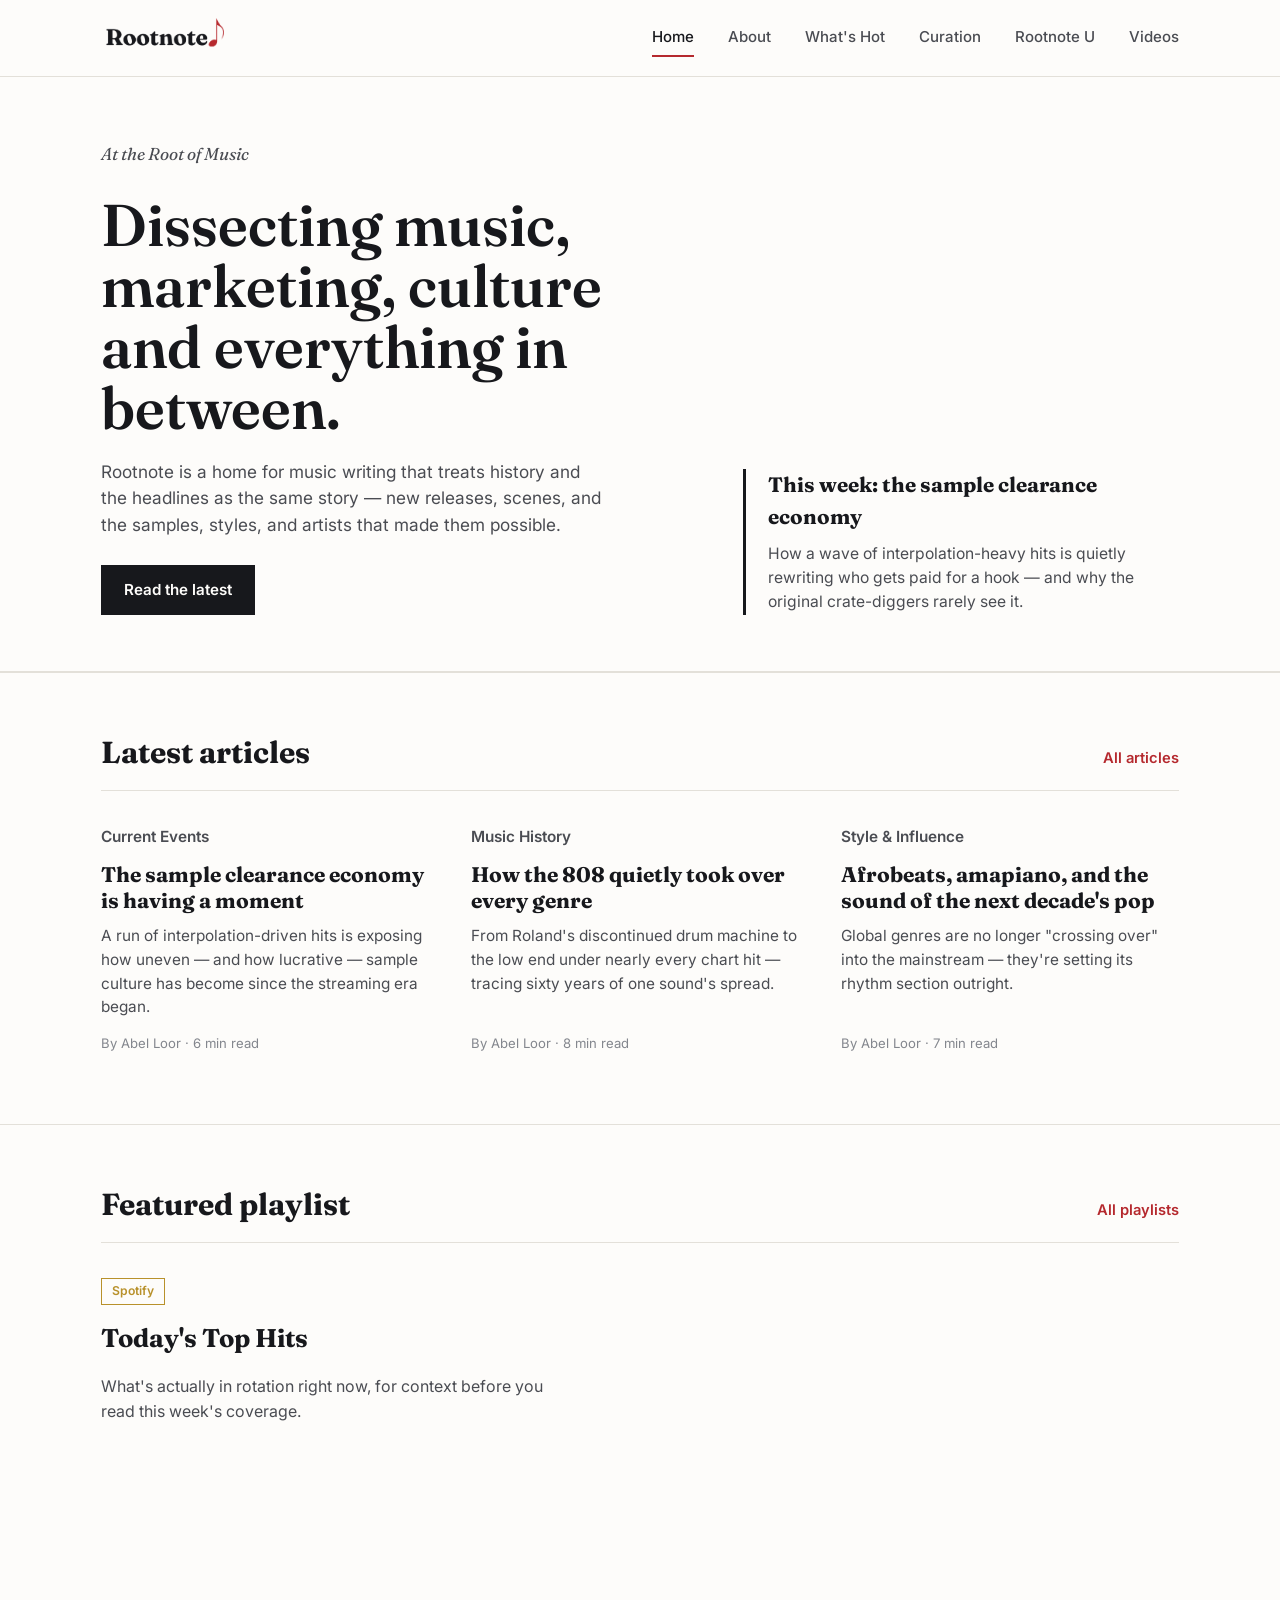
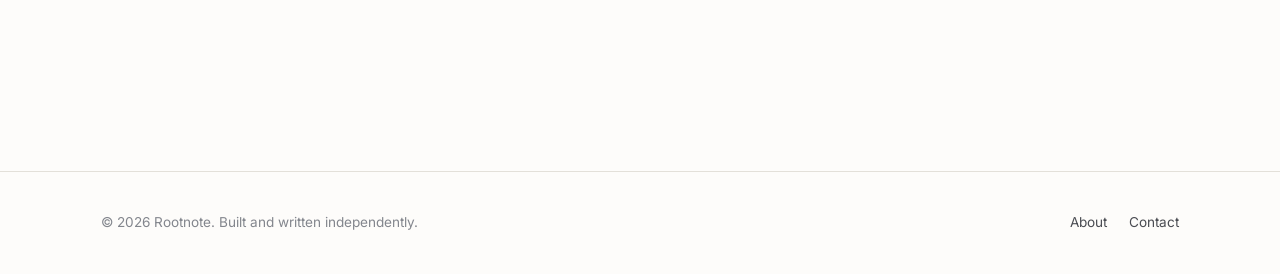
<file: index.html>
<!DOCTYPE html>
<html lang="en">
<head>
<meta charset="UTF-8">
<meta name="viewport" content="width=device-width, initial-scale=1.0">
<title>Rootnote — Music, History, and Culture</title>
<meta name="description" content="Rootnote covers current events in music, the pop culture around it, and the history, styles, and influences that built contemporary sound.">
<link rel="stylesheet" href="css/style.css">
</head>
<body>

<header class="site-header">
  <div class="wrap">
    <a href="index.html" class="wordmark"><img src="images/rootnote-logo.png" alt="Rootnote" class="logo-img"></a>
    <nav class="main-nav" id="main-nav">
      <a href="index.html" aria-current="page">Home</a>
      <a href="about.html">About</a>
      <a href="articles.html">What's Hot</a>
      <a href="playlists.html">Curation</a>
      <a href="rootnote-u.html">Rootnote U</a>
      <a href="videos.html">Videos</a>
    </nav>
    <button class="nav-toggle" aria-label="Toggle menu" aria-expanded="false">
      <svg width="24" height="24" viewBox="0 0 24 24" fill="none" stroke="currentColor" stroke-width="2"><path d="M3 6h18M3 12h18M3 18h18"/></svg>
    </button>
  </div>
</header>

<section class="hero">
  <div class="wrap">
    <div>
      <p class="hero-kicker">At the Root of Music</p>
      <h1>Dissecting music, marketing, culture and everything in between.</h1>
      <p>Rootnote is a home for music writing that treats history and the headlines as the same story — new releases, scenes, and the samples, styles, and artists that made them possible.</p>
      <a href="articles.html" class="btn btn-solid">Read the latest</a>
    </div>
    <div class="hero-meta">
      <h2>This week: the sample clearance economy</h2>
      <p>How a wave of interpolation-heavy hits is quietly rewriting who gets paid for a hook — and why the original crate-diggers rarely see it.</p>
    </div>
  </div>
</section>

<section>
  <div class="wrap">
    <div class="section-head">
      <h2>Latest articles</h2>
      <a href="articles.html">All articles</a>
    </div>
    <div class="article-grid">

      <article class="card">
        <p class="card-tag">Current Events</p>
        <h3><a class="card-title-link" href="article-sampling-economy.html">The sample clearance economy is having a moment</a></h3>
        <p>A run of interpolation-driven hits is exposing how uneven — and how lucrative — sample culture has become since the streaming era began.</p>
        <p class="byline">By Abel Loor · 6 min read</p>
      </article>

      <article class="card">
        <p class="card-tag">Music History</p>
        <h3><a class="card-title-link" href="article-sampling-economy.html">How the 808 quietly took over every genre</a></h3>
        <p>From Roland's discontinued drum machine to the low end under nearly every chart hit — tracing sixty years of one sound's spread.</p>
        <p class="byline">By Abel Loor · 8 min read</p>
      </article>

      <article class="card">
        <p class="card-tag">Style &amp; Influence</p>
        <h3><a class="card-title-link" href="article-sampling-economy.html">Afrobeats, amapiano, and the sound of the next decade's pop</a></h3>
        <p>Global genres are no longer "crossing over" into the mainstream — they're setting its rhythm section outright.</p>
        <p class="byline">By Abel Loor · 7 min read</p>
      </article>

    </div>
  </div>
</section>

<section>
  <div class="wrap">
    <div class="section-head">
      <h2>Featured playlist</h2>
      <a href="playlists.html">All playlists</a>
    </div>
    <div class="playlist-block" style="border:none; padding-top:0;">
      <div>
        <span class="playlist-source">Spotify</span>
        <h3>Today's Top Hits</h3>
        <p>What's actually in rotation right now, for context before you read this week's coverage.</p>
      </div>
      <div class="embed-wrap">
        <iframe style="border-radius:12px" src="https://open.spotify.com/embed/playlist/37i9dQZF1DXcBWIGoYBM5M?utm_source=generator" width="100%" height="352" allowfullscreen="" allow="autoplay; clipboard-write; encrypted-media; fullscreen; picture-in-picture" loading="lazy"></iframe>
      </div>
    </div>
  </div>
</section>

<footer class="site-footer">
  <div class="wrap">
    <p>&copy; 2026 Rootnote. Built and written independently.</p>
    <div class="footer-links">
      <a href="about.html">About</a>
      <a href="about.html#contact">Contact</a>
    </div>
  </div>
</footer>

<script src="js/main.js"></script>
</body>
</html>
</file>
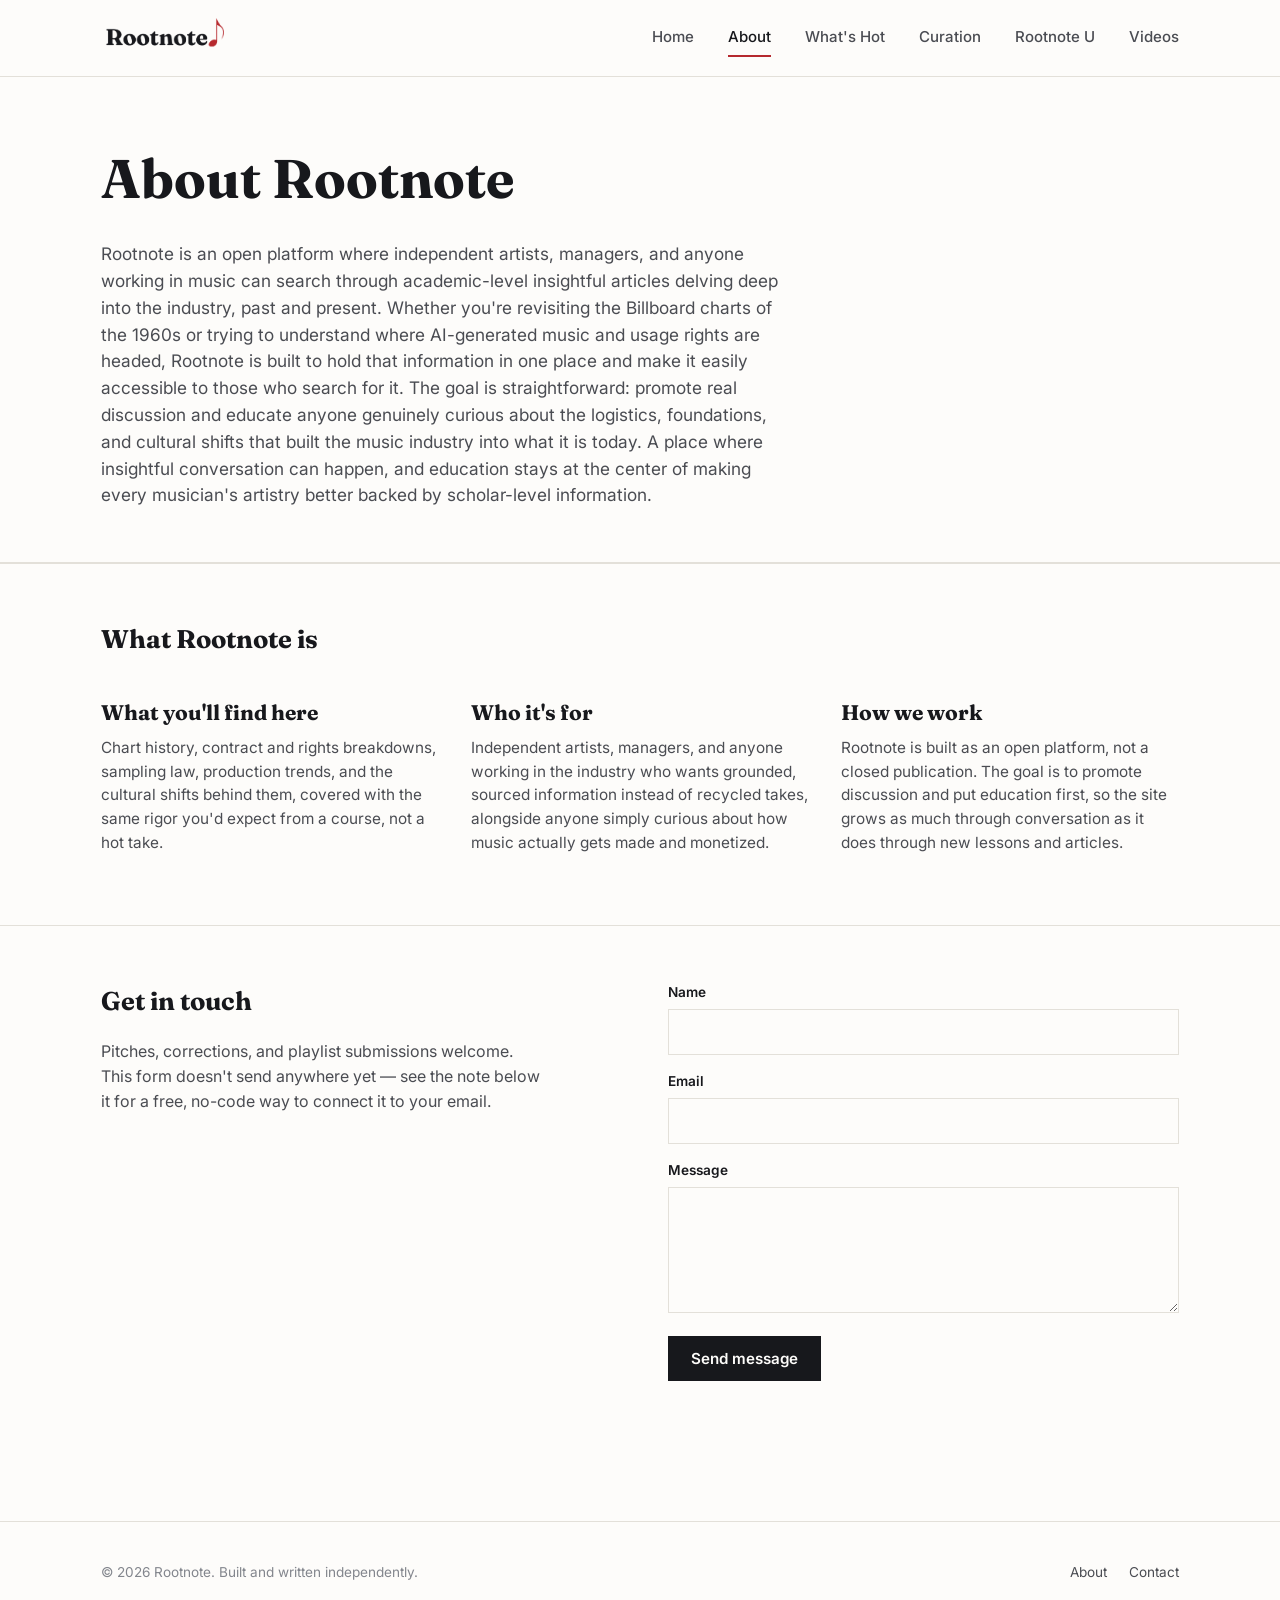
<file: about.html>
<!DOCTYPE html>
<html lang="en">
<head>
<meta charset="UTF-8">
<meta name="viewport" content="width=device-width, initial-scale=1.0">
<title>About — Rootnote</title>
<meta name="description" content="About Rootnote and how to get in touch.">
<link rel="stylesheet" href="css/style.css">
</head>
<body>

<header class="site-header">
  <div class="wrap">
    <a href="index.html" class="wordmark"><img src="images/rootnote-logo.png" alt="Rootnote" class="logo-img"></a>
    <nav class="main-nav" id="main-nav">
      <a href="index.html">Home</a>
      <a href="about.html" aria-current="page">About</a>
      <a href="articles.html">What's Hot</a>
      <a href="playlists.html">Curation</a>
      <a href="rootnote-u.html">Rootnote U</a>
      <a href="videos.html">Videos</a>
    </nav>
    <button class="nav-toggle" aria-label="Toggle menu" aria-expanded="false">
      <svg width="24" height="24" viewBox="0 0 24 24" fill="none" stroke="currentColor" stroke-width="2"><path d="M3 6h18M3 12h18M3 18h18"/></svg>
    </button>
  </div>
</header>

<section class="about-hero" style="padding-bottom:36px;">
  <div class="wrap">
    <h1>About Rootnote</h1>
    <p>Rootnote is an open platform where independent artists, managers, and anyone working in music can search through academic-level insightful articles delving deep into the industry, past and present. Whether you're revisiting the Billboard charts of the 1960s or trying to understand where AI-generated music and usage rights are headed, Rootnote is built to hold that information in one place and make it easily accessible to those who search for it. The goal is straightforward: promote real discussion and educate anyone genuinely curious about the logistics, foundations, and cultural shifts that built the music industry into what it is today. A place where insightful conversation can happen, and education stays at the center of making every musician's artistry better backed by scholar-level information.</p>
  </div>
</section>

<section>
  <div class="wrap">
    <div class="section-head" style="border:none; margin-bottom:26px;"><h2 style="font-size:1.6rem;">What Rootnote is</h2></div>
    <div class="article-grid">

      <div class="card">
        <h3>What you'll find here</h3>
        <p>Chart history, contract and rights breakdowns, sampling law, production trends, and the cultural shifts behind them, covered with the same rigor you'd expect from a course, not a hot take.</p>
      </div>

      <div class="card">
        <h3>Who it's for</h3>
        <p>Independent artists, managers, and anyone working in the industry who wants grounded, sourced information instead of recycled takes, alongside anyone simply curious about how music actually gets made and monetized.</p>
      </div>

      <div class="card">
        <h3>How we work</h3>
        <p>Rootnote is built as an open platform, not a closed publication. The goal is to promote discussion and put education first, so the site grows as much through conversation as it does through new lessons and articles.</p>
      </div>

    </div>
  </div>
</section>


<section id="contact">
  <div class="wrap" style="display:grid; grid-template-columns: 1fr 1fr; gap:56px;">
    <div>
      <div class="section-head" style="border:none; margin-bottom:18px; padding-bottom:0;">
        <h2 style="font-size:1.6rem;">Get in touch</h2>
      </div>
      <p style="color:var(--ink-soft); max-width:44ch;">Pitches, corrections, and playlist submissions welcome. This form doesn't send anywhere yet — see the note below it for a free, no-code way to connect it to your email.</p>
    </div>
    <form class="contact-form">
      <div>
        <label for="name">Name</label>
        <input type="text" id="name" name="name" required>
      </div>
      <div>
        <label for="email">Email</label>
        <input type="email" id="email" name="email" required>
      </div>
      <div>
        <label for="message">Message</label>
        <textarea id="message" name="message" rows="5" required></textarea>
      </div>
      <button type="submit" class="btn btn-solid" style="align-self:flex-start;">Send message</button>
      <p class="form-status" style="font-size:0.88rem; color:var(--ink-faint);"></p>
    </form>
  </div>
</section>

<footer class="site-footer">
  <div class="wrap">
    <p>&copy; 2026 Rootnote. Built and written independently.</p>
    <div class="footer-links">
      <a href="about.html">About</a>
      <a href="about.html#contact">Contact</a>
    </div>
  </div>
</footer>

<script src="js/main.js"></script>
</body>
</html>
</file>
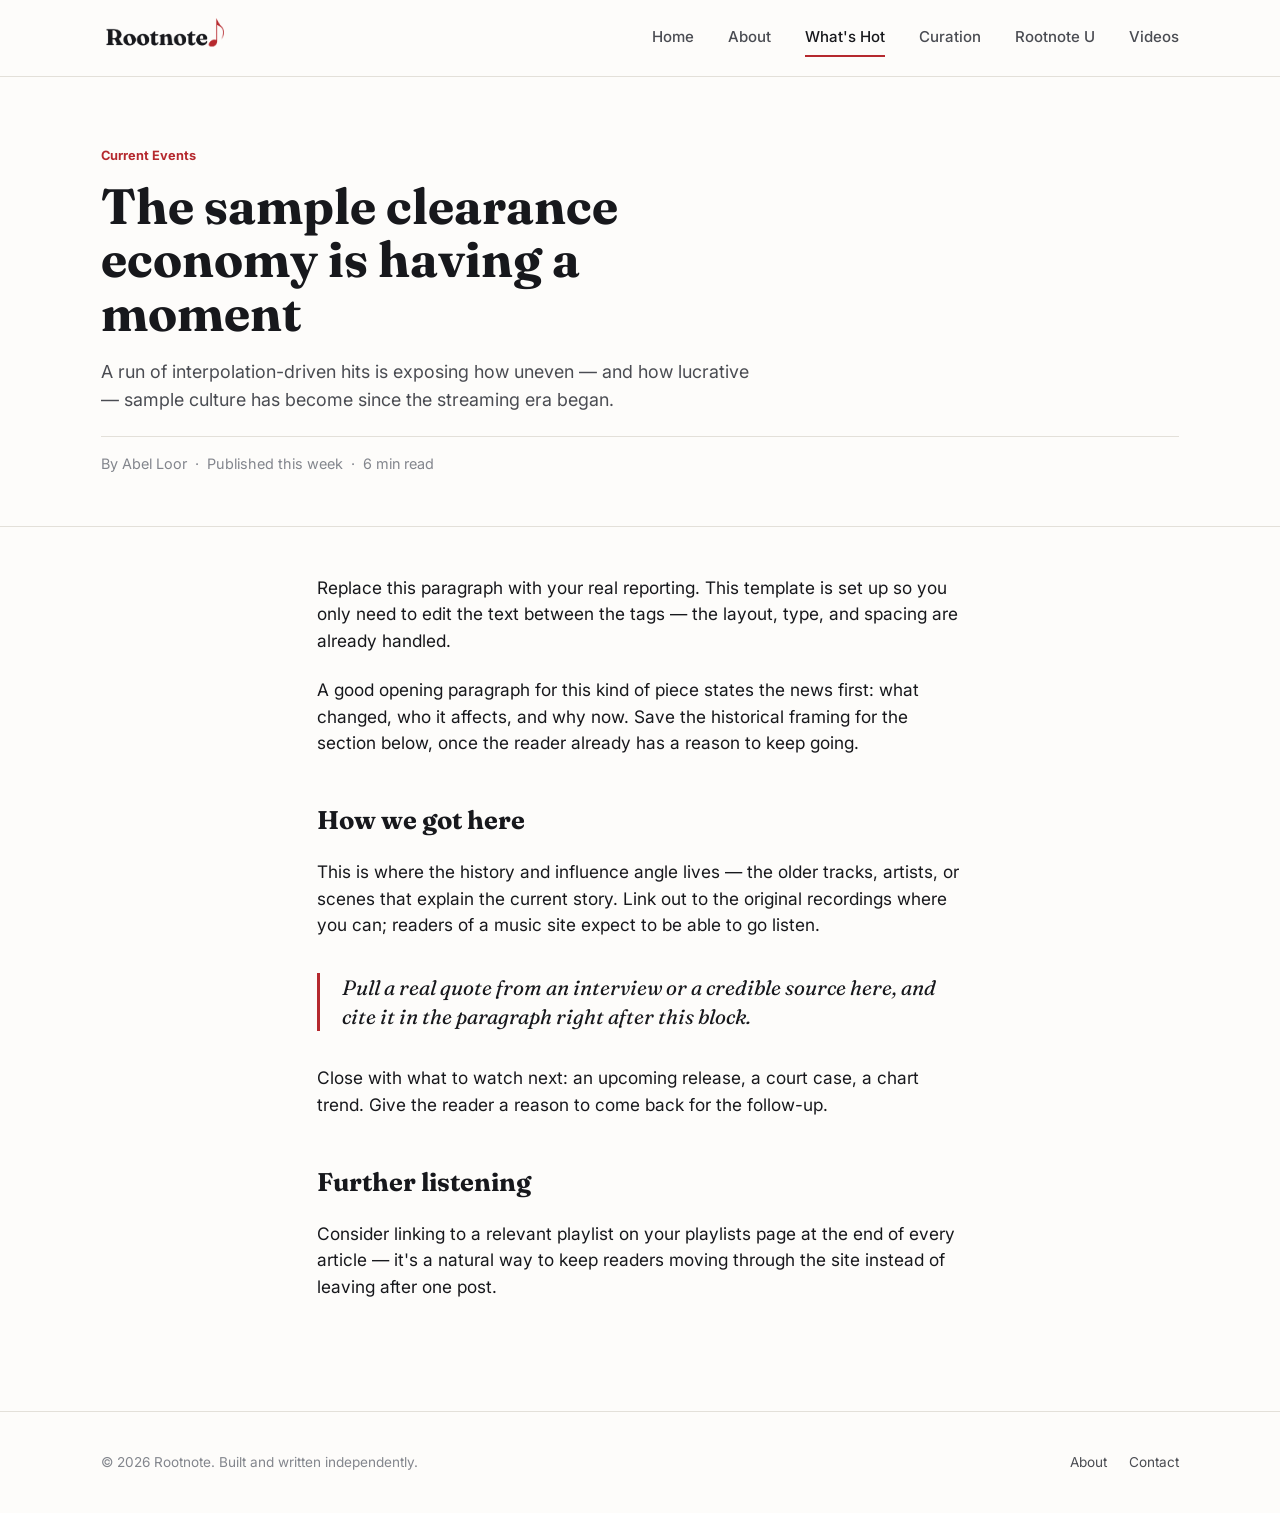
<file: article-sampling-economy.html>
<!DOCTYPE html>
<html lang="en">
<head>
<meta charset="UTF-8">
<meta name="viewport" content="width=device-width, initial-scale=1.0">
<title>The Sample Clearance Economy Is Having a Moment — Rootnote</title>
<meta name="description" content="A run of interpolation-driven hits is exposing how uneven sample culture has become since the streaming era began.">
<link rel="stylesheet" href="css/style.css">
</head>
<body>

<header class="site-header">
  <div class="wrap">
    <a href="index.html" class="wordmark"><img src="images/rootnote-logo.png" alt="Rootnote" class="logo-img"></a>
    <nav class="main-nav" id="main-nav">
      <a href="index.html">Home</a>
      <a href="about.html">About</a>
      <a href="articles.html" aria-current="page">What's Hot</a>
      <a href="playlists.html">Curation</a>
      <a href="rootnote-u.html">Rootnote U</a>
      <a href="videos.html">Videos</a>
    </nav>
    <button class="nav-toggle" aria-label="Toggle menu" aria-expanded="false">
      <svg width="24" height="24" viewBox="0 0 24 24" fill="none" stroke="currentColor" stroke-width="2"><path d="M3 6h18M3 12h18M3 18h18"/></svg>
    </button>
  </div>
</header>

<div class="article-header">
  <div class="wrap">
    <p class="kicker">Current Events</p>
    <h1>The sample clearance economy is having a moment</h1>
    <p class="dek">A run of interpolation-driven hits is exposing how uneven — and how lucrative — sample culture has become since the streaming era began.</p>
    <p class="byline">By Abel Loor &nbsp;&middot;&nbsp; Published this week &nbsp;&middot;&nbsp; 6 min read</p>
  </div>
</div>

<article class="article-body">
  <p>Replace this paragraph with your real reporting. This template is set up so you only need to edit the text between the tags — the layout, type, and spacing are already handled.</p>

  <p>A good opening paragraph for this kind of piece states the news first: what changed, who it affects, and why now. Save the historical framing for the section below, once the reader already has a reason to keep going.</p>

  <h2>How we got here</h2>
  <p>This is where the history and influence angle lives — the older tracks, artists, or scenes that explain the current story. Link out to the original recordings where you can; readers of a music site expect to be able to go listen.</p>

  <blockquote>Pull a real quote from an interview or a credible source here, and cite it in the paragraph right after this block.</blockquote>

  <p>Close with what to watch next: an upcoming release, a court case, a chart trend. Give the reader a reason to come back for the follow-up.</p>

  <h2>Further listening</h2>
  <p>Consider linking to a relevant playlist on your <a href="playlists.html">playlists page</a> at the end of every article — it's a natural way to keep readers moving through the site instead of leaving after one post.</p>
</article>

<footer class="site-footer">
  <div class="wrap">
    <p>&copy; 2026 Rootnote. Built and written independently.</p>
    <div class="footer-links">
      <a href="about.html">About</a>
      <a href="about.html#contact">Contact</a>
    </div>
  </div>
</footer>

<script src="js/main.js"></script>
</body>
</html>
</file>
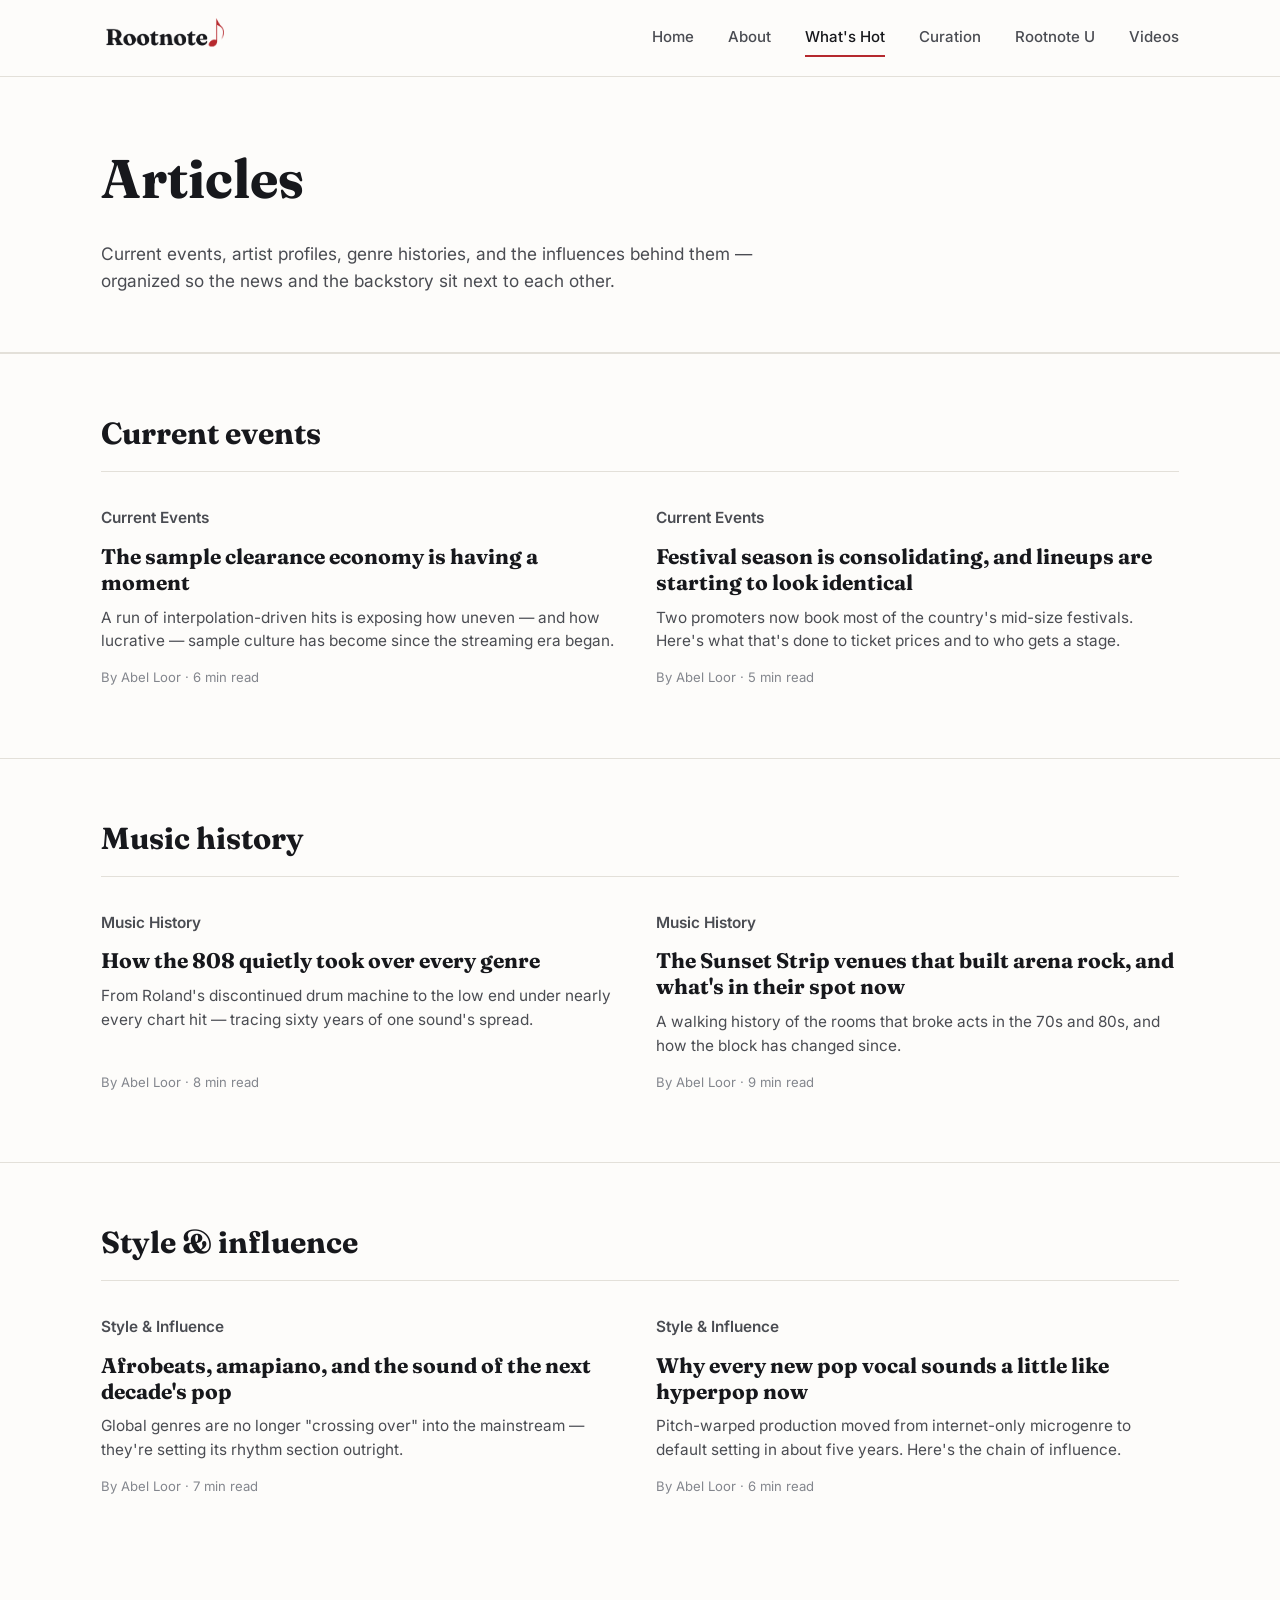
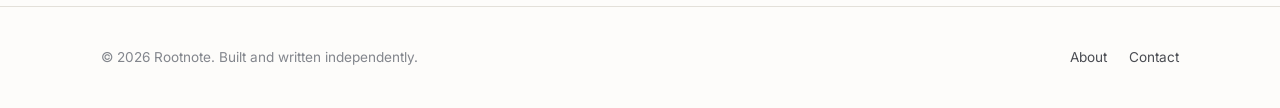
<file: articles.html>
<!DOCTYPE html>
<html lang="en">
<head>
<meta charset="UTF-8">
<meta name="viewport" content="width=device-width, initial-scale=1.0">
<title>Articles — Rootnote</title>
<meta name="description" content="Writing on current events in music, pop culture, and the history behind contemporary styles and influences.">
<link rel="stylesheet" href="css/style.css">
</head>
<body>

<header class="site-header">
  <div class="wrap">
    <a href="index.html" class="wordmark"><img src="images/rootnote-logo.png" alt="Rootnote" class="logo-img"></a>
    <nav class="main-nav" id="main-nav">
      <a href="index.html">Home</a>
      <a href="about.html">About</a>
      <a href="articles.html" aria-current="page">What's Hot</a>
      <a href="playlists.html">Curation</a>
      <a href="rootnote-u.html">Rootnote U</a>
      <a href="videos.html">Videos</a>
    </nav>
    <button class="nav-toggle" aria-label="Toggle menu" aria-expanded="false">
      <svg width="24" height="24" viewBox="0 0 24 24" fill="none" stroke="currentColor" stroke-width="2"><path d="M3 6h18M3 12h18M3 18h18"/></svg>
    </button>
  </div>
</header>

<section class="about-hero" style="padding-bottom:40px;">
  <div class="wrap">
    <h1 style="max-width:20ch;">Articles</h1>
    <p>Current events, artist profiles, genre histories, and the influences behind them — organized so the news and the backstory sit next to each other.</p>
  </div>
</section>

<section>
  <div class="wrap">
    <div class="section-head"><h2>Current events</h2></div>
    <div class="article-grid two-col">
      <article class="card">
        <p class="card-tag">Current Events</p>
        <h3><a class="card-title-link" href="article-sampling-economy.html">The sample clearance economy is having a moment</a></h3>
        <p>A run of interpolation-driven hits is exposing how uneven — and how lucrative — sample culture has become since the streaming era began.</p>
        <p class="byline">By Abel Loor · 6 min read</p>
      </article>
      <article class="card">
        <p class="card-tag">Current Events</p>
        <h3><a class="card-title-link" href="article-sampling-economy.html">Festival season is consolidating, and lineups are starting to look identical</a></h3>
        <p>Two promoters now book most of the country's mid-size festivals. Here's what that's done to ticket prices and to who gets a stage.</p>
        <p class="byline">By Abel Loor · 5 min read</p>
      </article>
    </div>
  </div>
</section>

<section>
  <div class="wrap">
    <div class="section-head"><h2>Music history</h2></div>
    <div class="article-grid two-col">
      <article class="card">
        <p class="card-tag">Music History</p>
        <h3><a class="card-title-link" href="article-sampling-economy.html">How the 808 quietly took over every genre</a></h3>
        <p>From Roland's discontinued drum machine to the low end under nearly every chart hit — tracing sixty years of one sound's spread.</p>
        <p class="byline">By Abel Loor · 8 min read</p>
      </article>
      <article class="card">
        <p class="card-tag">Music History</p>
        <h3><a class="card-title-link" href="article-sampling-economy.html">The Sunset Strip venues that built arena rock, and what's in their spot now</a></h3>
        <p>A walking history of the rooms that broke acts in the 70s and 80s, and how the block has changed since.</p>
        <p class="byline">By Abel Loor · 9 min read</p>
      </article>
    </div>
  </div>
</section>

<section>
  <div class="wrap">
    <div class="section-head"><h2>Style &amp; influence</h2></div>
    <div class="article-grid two-col">
      <article class="card">
        <p class="card-tag">Style &amp; Influence</p>
        <h3><a class="card-title-link" href="article-sampling-economy.html">Afrobeats, amapiano, and the sound of the next decade's pop</a></h3>
        <p>Global genres are no longer "crossing over" into the mainstream — they're setting its rhythm section outright.</p>
        <p class="byline">By Abel Loor · 7 min read</p>
      </article>
      <article class="card">
        <p class="card-tag">Style &amp; Influence</p>
        <h3><a class="card-title-link" href="article-sampling-economy.html">Why every new pop vocal sounds a little like hyperpop now</a></h3>
        <p>Pitch-warped production moved from internet-only microgenre to default setting in about five years. Here's the chain of influence.</p>
        <p class="byline">By Abel Loor · 6 min read</p>
      </article>
    </div>
  </div>
</section>

<footer class="site-footer">
  <div class="wrap">
    <p>&copy; 2026 Rootnote. Built and written independently.</p>
    <div class="footer-links">
      <a href="about.html">About</a>
      <a href="about.html#contact">Contact</a>
    </div>
  </div>
</footer>

<script src="js/main.js"></script>
</body>
</html>
</file>
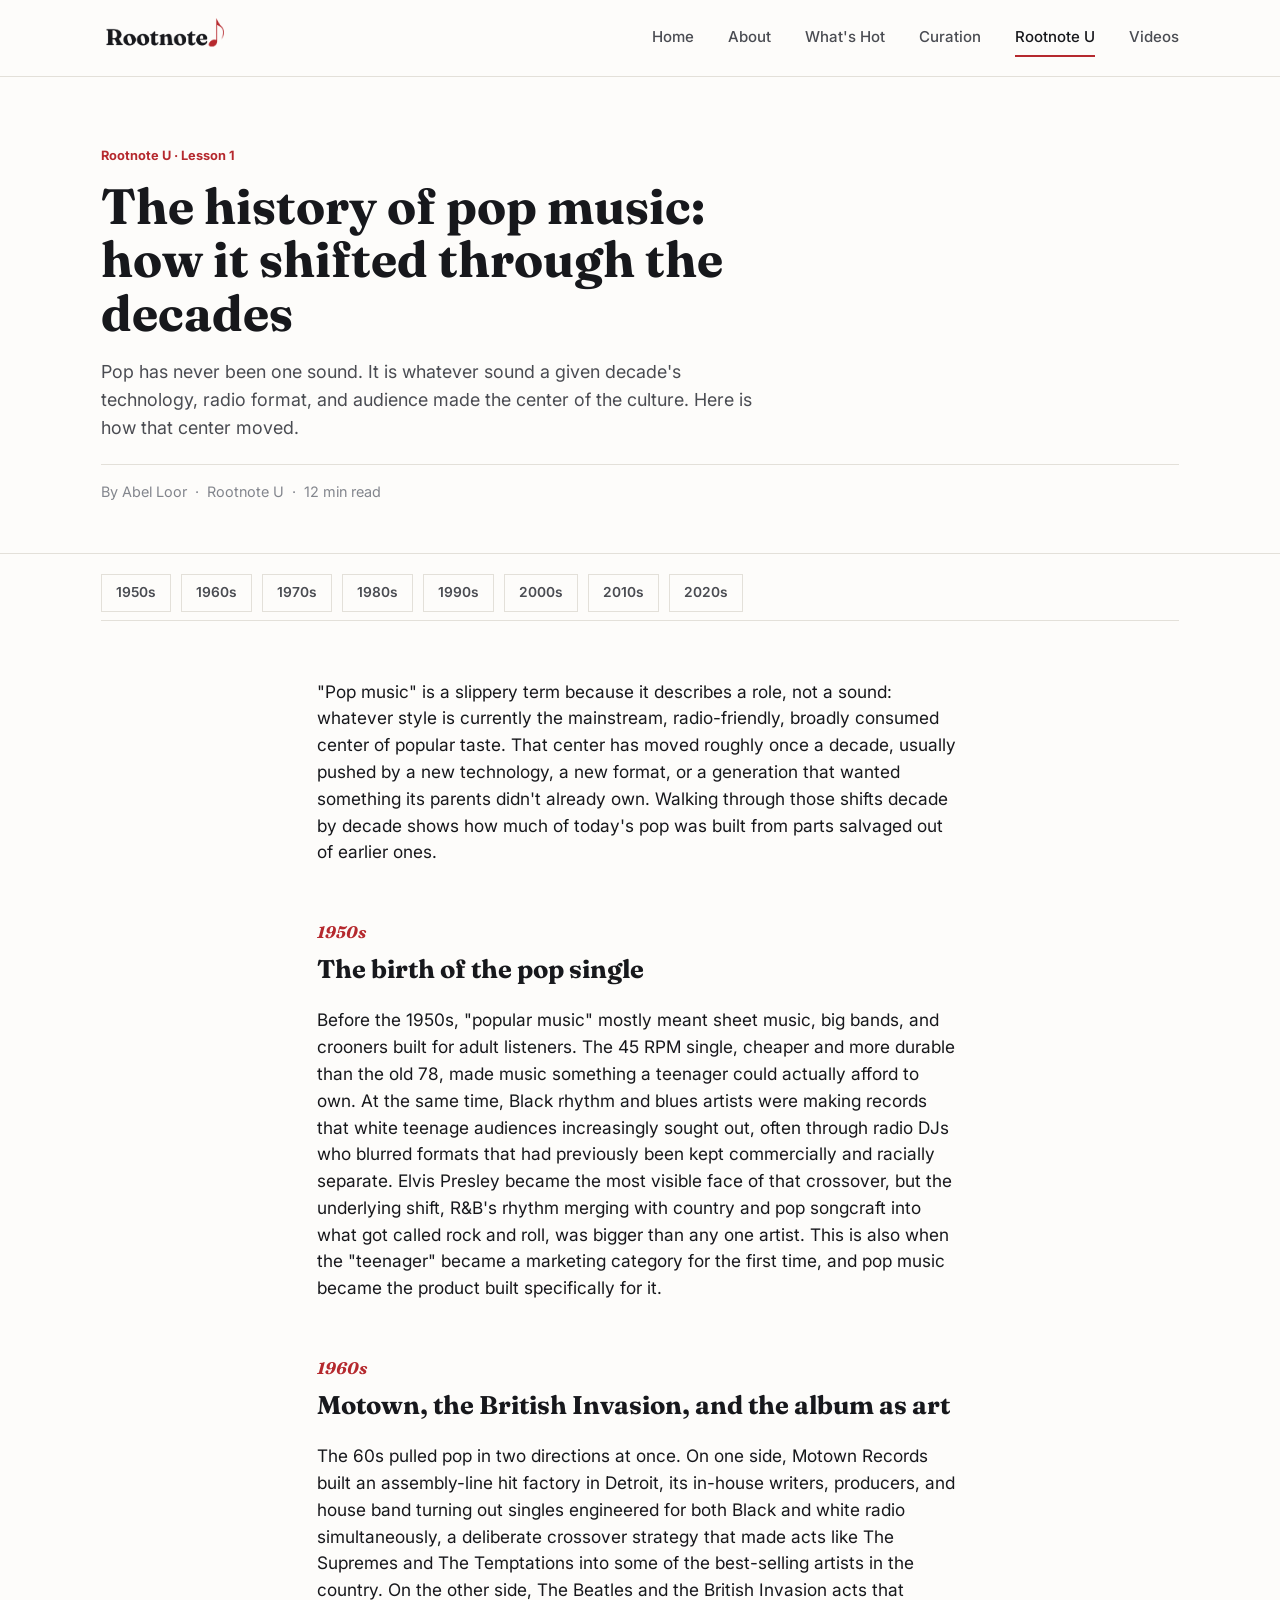
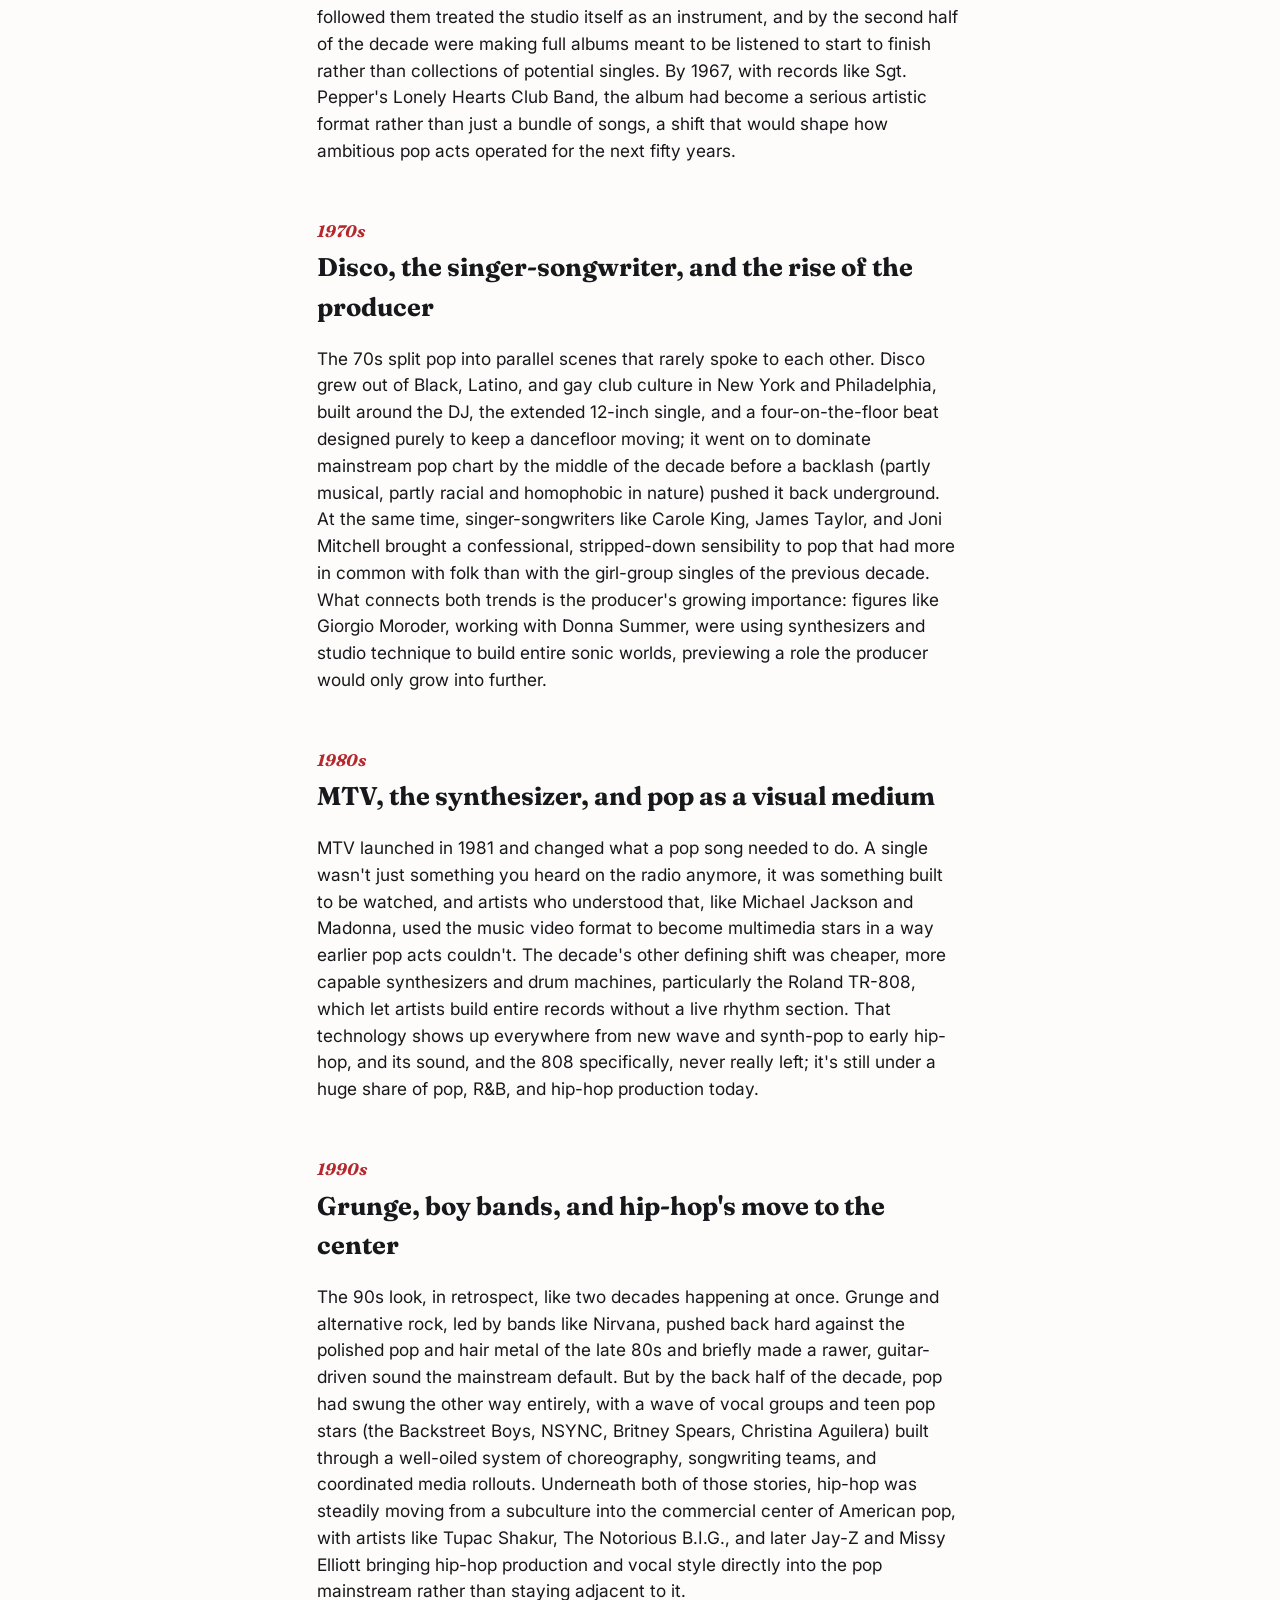
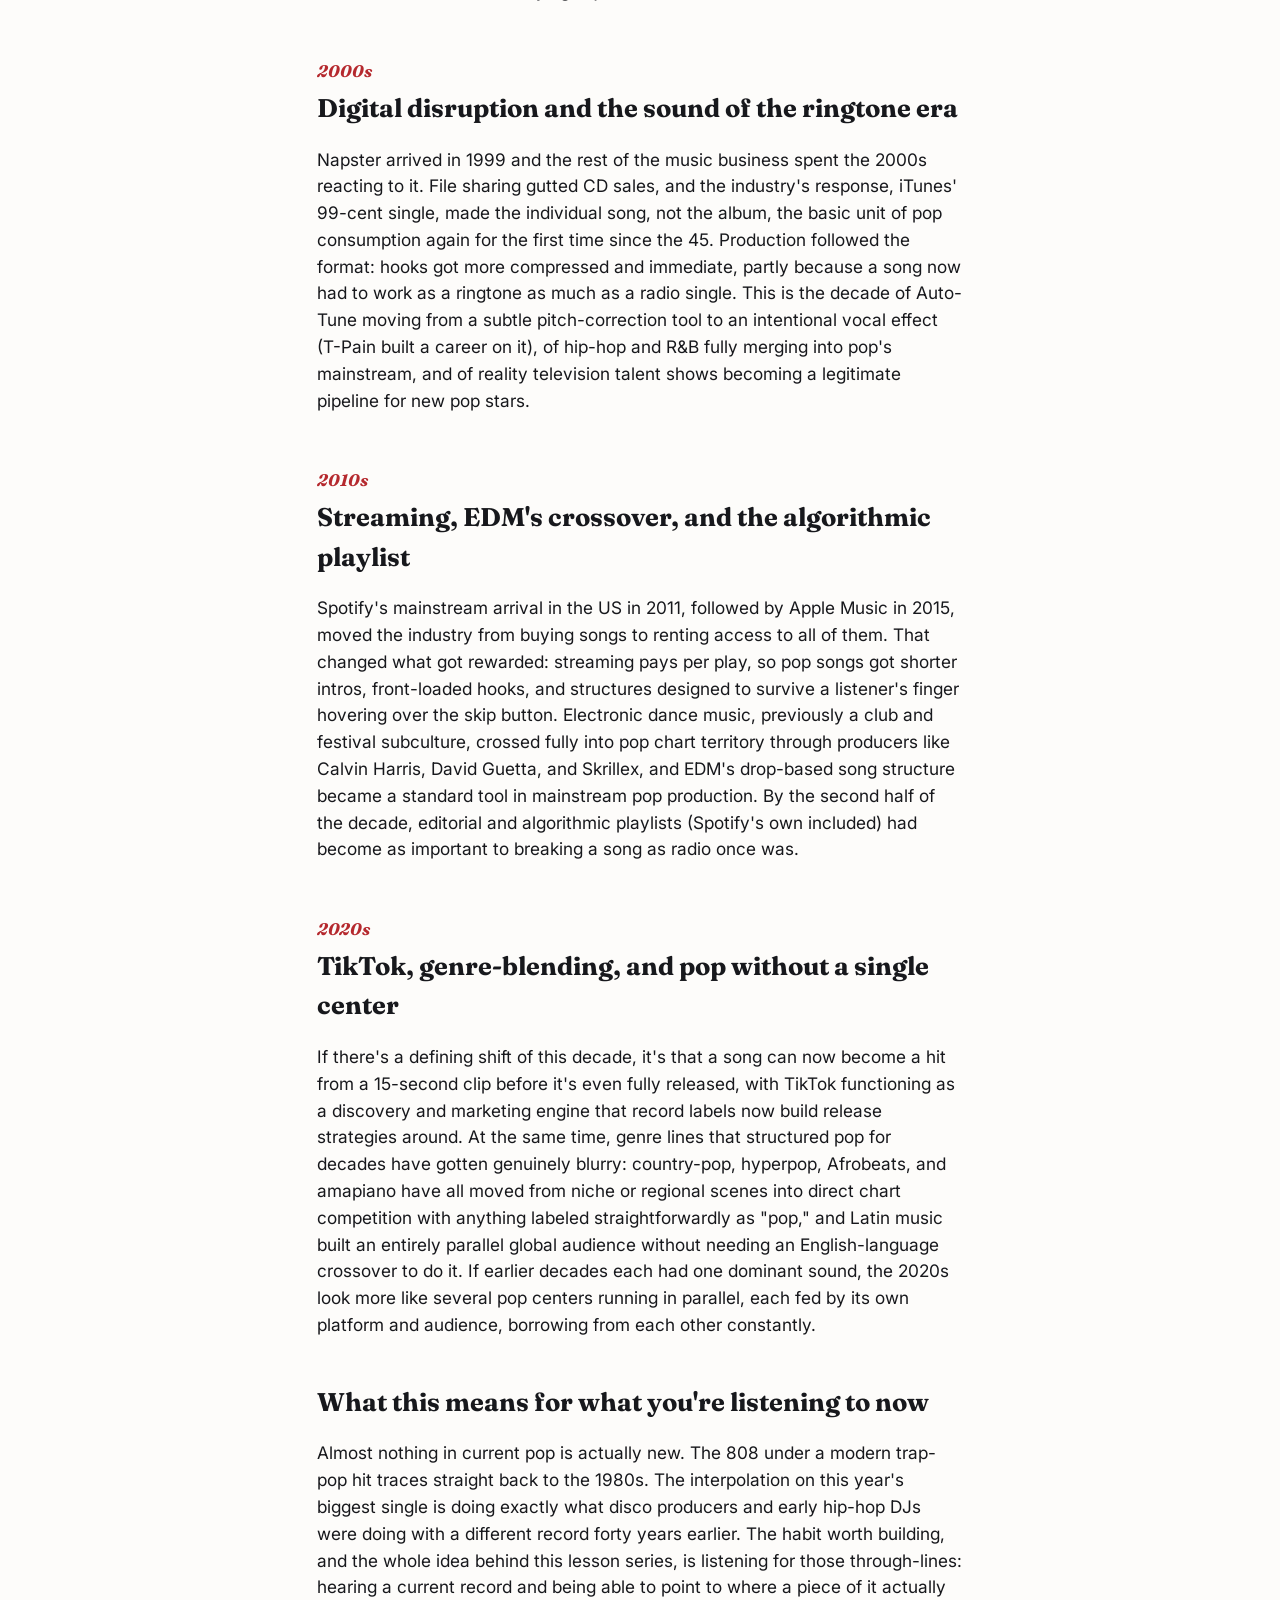
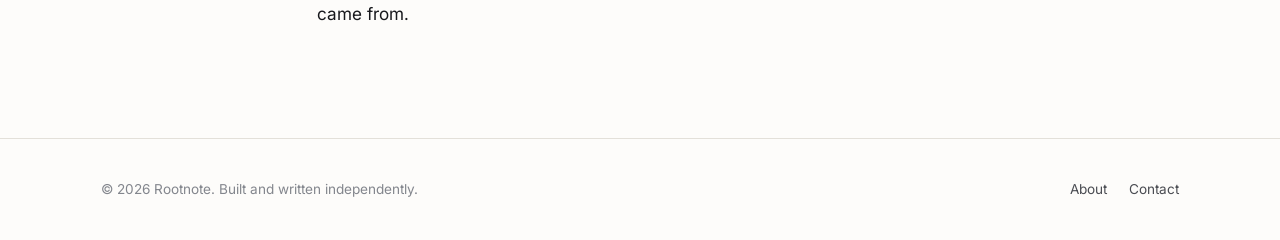
<file: lesson-history-of-pop.html>
<!DOCTYPE html>
<html lang="en">
<head>
<meta charset="UTF-8">
<meta name="viewport" content="width=device-width, initial-scale=1.0">
<title>The History of Pop Music: How It Shifted Through the Decades — Rootnote U</title>
<meta name="description" content="A decade-by-decade look at how pop music evolved from the 1950s to today.">
<link rel="stylesheet" href="css/style.css">
</head>
<body>

<header class="site-header">
  <div class="wrap">
    <a href="index.html" class="wordmark"><img src="images/rootnote-logo.png" alt="Rootnote" class="logo-img"></a>
    <nav class="main-nav" id="main-nav">
      <a href="index.html">Home</a>
      <a href="about.html">About</a>
      <a href="articles.html">What's Hot</a>
      <a href="playlists.html">Curation</a>
      <a href="rootnote-u.html" aria-current="page">Rootnote U</a>
      <a href="videos.html">Videos</a>
    </nav>
    <button class="nav-toggle" aria-label="Toggle menu" aria-expanded="false">
      <svg width="24" height="24" viewBox="0 0 24 24" fill="none" stroke="currentColor" stroke-width="2"><path d="M3 6h18M3 12h18M3 18h18"/></svg>
    </button>
  </div>
</header>

<div class="article-header">
  <div class="wrap">
    <p class="kicker">Rootnote U &middot; Lesson 1</p>
    <h1>The history of pop music: how it shifted through the decades</h1>
    <p class="dek">Pop has never been one sound. It is whatever sound a given decade's technology, radio format, and audience made the center of the culture. Here is how that center moved.</p>
    <p class="byline">By Abel Loor &nbsp;&middot;&nbsp; Rootnote U &nbsp;&middot;&nbsp; 12 min read</p>
  </div>
</div>

<div class="wrap">
  <nav class="decade-nav" aria-label="Jump to decade">
    <a href="#1950s">1950s</a>
    <a href="#1960s">1960s</a>
    <a href="#1970s">1970s</a>
    <a href="#1980s">1980s</a>
    <a href="#1990s">1990s</a>
    <a href="#2000s">2000s</a>
    <a href="#2010s">2010s</a>
    <a href="#2020s">2020s</a>
  </nav>
</div>

<article class="article-body">

  <p>"Pop music" is a slippery term because it describes a role, not a sound: whatever style is currently the mainstream, radio-friendly, broadly consumed center of popular taste. That center has moved roughly once a decade, usually pushed by a new technology, a new format, or a generation that wanted something its parents didn't already own. Walking through those shifts decade by decade shows how much of today's pop was built from parts salvaged out of earlier ones.</p>

  <h2 id="1950s"><span class="decade-year">1950s</span><br>The birth of the pop single</h2>
  <p>Before the 1950s, "popular music" mostly meant sheet music, big bands, and crooners built for adult listeners. The 45 RPM single, cheaper and more durable than the old 78, made music something a teenager could actually afford to own. At the same time, Black rhythm and blues artists were making records that white teenage audiences increasingly sought out, often through radio DJs who blurred formats that had previously been kept commercially and racially separate. Elvis Presley became the most visible face of that crossover, but the underlying shift, R&B's rhythm merging with country and pop songcraft into what got called rock and roll, was bigger than any one artist. This is also when the "teenager" became a marketing category for the first time, and pop music became the product built specifically for it.</p>

  <h2 id="1960s"><span class="decade-year">1960s</span><br>Motown, the British Invasion, and the album as art</h2>
  <p>The 60s pulled pop in two directions at once. On one side, Motown Records built an assembly-line hit factory in Detroit, its in-house writers, producers, and house band turning out singles engineered for both Black and white radio simultaneously, a deliberate crossover strategy that made acts like The Supremes and The Temptations into some of the best-selling artists in the country. On the other side, The Beatles and the British Invasion acts that followed them treated the studio itself as an instrument, and by the second half of the decade were making full albums meant to be listened to start to finish rather than collections of potential singles. By 1967, with records like Sgt. Pepper's Lonely Hearts Club Band, the album had become a serious artistic format rather than just a bundle of songs, a shift that would shape how ambitious pop acts operated for the next fifty years.</p>

  <h2 id="1970s"><span class="decade-year">1970s</span><br>Disco, the singer-songwriter, and the rise of the producer</h2>
  <p>The 70s split pop into parallel scenes that rarely spoke to each other. Disco grew out of Black, Latino, and gay club culture in New York and Philadelphia, built around the DJ, the extended 12-inch single, and a four-on-the-floor beat designed purely to keep a dancefloor moving; it went on to dominate mainstream pop chart by the middle of the decade before a backlash (partly musical, partly racial and homophobic in nature) pushed it back underground. At the same time, singer-songwriters like Carole King, James Taylor, and Joni Mitchell brought a confessional, stripped-down sensibility to pop that had more in common with folk than with the girl-group singles of the previous decade. What connects both trends is the producer's growing importance: figures like Giorgio Moroder, working with Donna Summer, were using synthesizers and studio technique to build entire sonic worlds, previewing a role the producer would only grow into further.</p>

  <h2 id="1980s"><span class="decade-year">1980s</span><br>MTV, the synthesizer, and pop as a visual medium</h2>
  <p>MTV launched in 1981 and changed what a pop song needed to do. A single wasn't just something you heard on the radio anymore, it was something built to be watched, and artists who understood that, like Michael Jackson and Madonna, used the music video format to become multimedia stars in a way earlier pop acts couldn't. The decade's other defining shift was cheaper, more capable synthesizers and drum machines, particularly the Roland TR-808, which let artists build entire records without a live rhythm section. That technology shows up everywhere from new wave and synth-pop to early hip-hop, and its sound, and the 808 specifically, never really left; it's still under a huge share of pop, R&B, and hip-hop production today.</p>

  <h2 id="1990s"><span class="decade-year">1990s</span><br>Grunge, boy bands, and hip-hop's move to the center</h2>
  <p>The 90s look, in retrospect, like two decades happening at once. Grunge and alternative rock, led by bands like Nirvana, pushed back hard against the polished pop and hair metal of the late 80s and briefly made a rawer, guitar-driven sound the mainstream default. But by the back half of the decade, pop had swung the other way entirely, with a wave of vocal groups and teen pop stars (the Backstreet Boys, NSYNC, Britney Spears, Christina Aguilera) built through a well-oiled system of choreography, songwriting teams, and coordinated media rollouts. Underneath both of those stories, hip-hop was steadily moving from a subculture into the commercial center of American pop, with artists like Tupac Shakur, The Notorious B.I.G., and later Jay-Z and Missy Elliott bringing hip-hop production and vocal style directly into the pop mainstream rather than staying adjacent to it.</p>

  <h2 id="2000s"><span class="decade-year">2000s</span><br>Digital disruption and the sound of the ringtone era</h2>
  <p>Napster arrived in 1999 and the rest of the music business spent the 2000s reacting to it. File sharing gutted CD sales, and the industry's response, iTunes' 99-cent single, made the individual song, not the album, the basic unit of pop consumption again for the first time since the 45. Production followed the format: hooks got more compressed and immediate, partly because a song now had to work as a ringtone as much as a radio single. This is the decade of Auto-Tune moving from a subtle pitch-correction tool to an intentional vocal effect (T-Pain built a career on it), of hip-hop and R&B fully merging into pop's mainstream, and of reality television talent shows becoming a legitimate pipeline for new pop stars.</p>

  <h2 id="2010s"><span class="decade-year">2010s</span><br>Streaming, EDM's crossover, and the algorithmic playlist</h2>
  <p>Spotify's mainstream arrival in the US in 2011, followed by Apple Music in 2015, moved the industry from buying songs to renting access to all of them. That changed what got rewarded: streaming pays per play, so pop songs got shorter intros, front-loaded hooks, and structures designed to survive a listener's finger hovering over the skip button. Electronic dance music, previously a club and festival subculture, crossed fully into pop chart territory through producers like Calvin Harris, David Guetta, and Skrillex, and EDM's drop-based song structure became a standard tool in mainstream pop production. By the second half of the decade, editorial and algorithmic playlists (Spotify's own included) had become as important to breaking a song as radio once was.</p>

  <h2 id="2020s"><span class="decade-year">2020s</span><br>TikTok, genre-blending, and pop without a single center</h2>
  <p>If there's a defining shift of this decade, it's that a song can now become a hit from a 15-second clip before it's even fully released, with TikTok functioning as a discovery and marketing engine that record labels now build release strategies around. At the same time, genre lines that structured pop for decades have gotten genuinely blurry: country-pop, hyperpop, Afrobeats, and amapiano have all moved from niche or regional scenes into direct chart competition with anything labeled straightforwardly as "pop," and Latin music built an entirely parallel global audience without needing an English-language crossover to do it. If earlier decades each had one dominant sound, the 2020s look more like several pop centers running in parallel, each fed by its own platform and audience, borrowing from each other constantly.</p>

  <h2>What this means for what you're listening to now</h2>
  <p>Almost nothing in current pop is actually new. The 808 under a modern trap-pop hit traces straight back to the 1980s. The interpolation on this year's biggest single is doing exactly what disco producers and early hip-hop DJs were doing with a different record forty years earlier. The habit worth building, and the whole idea behind this lesson series, is listening for those through-lines: hearing a current record and being able to point to where a piece of it actually came from.</p>

</article>

<footer class="site-footer">
  <div class="wrap">
    <p>&copy; 2026 Rootnote. Built and written independently.</p>
    <div class="footer-links">
      <a href="about.html">About</a>
      <a href="about.html#contact">Contact</a>
    </div>
  </div>
</footer>

<script src="js/main.js"></script>
</body>
</html>
</file>
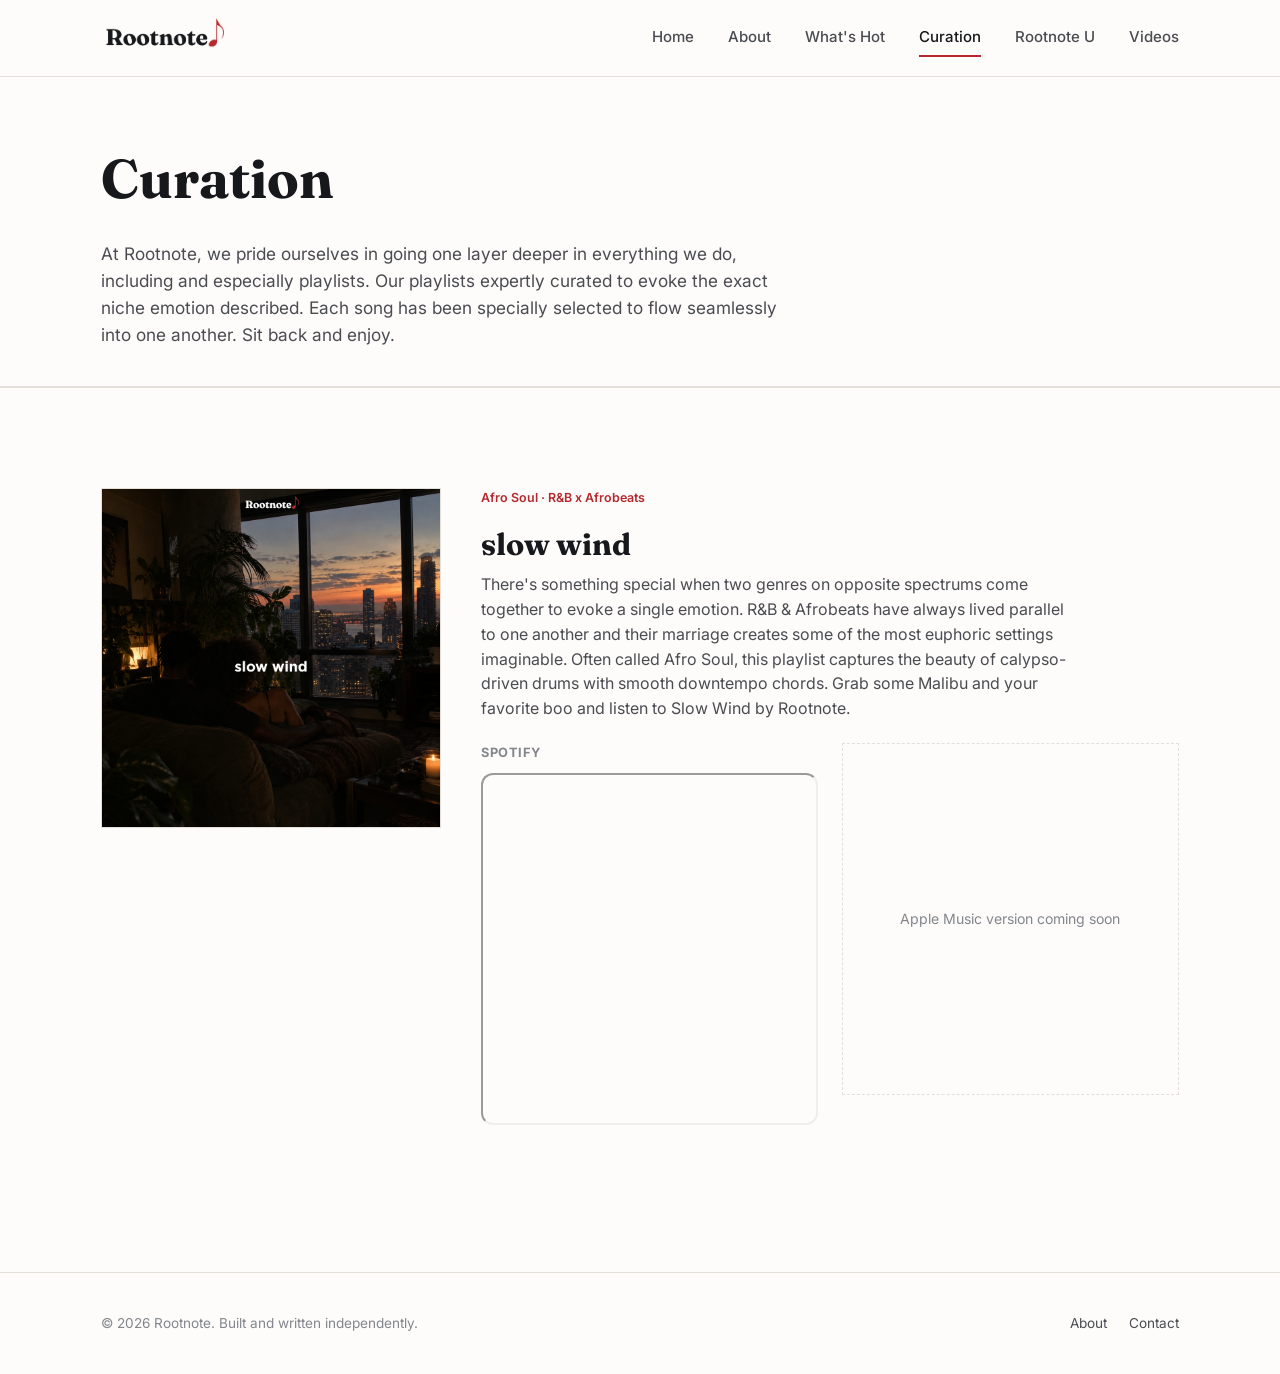
<file: playlists.html>
<!DOCTYPE html>
<html lang="en">
<head>
<meta charset="UTF-8">
<meta name="viewport" content="width=device-width, initial-scale=1.0">
<title>Curation — Rootnote</title>
<meta name="description" content="Rootnote's Curation page: deeply specific, mood-boarded playlists built for Spotify and Apple Music, starting with Slow Wind.">
<link rel="stylesheet" href="css/style.css">
</head>
<body>

<header class="site-header">
  <div class="wrap">
    <a href="index.html" class="wordmark"><img src="images/rootnote-logo.png" alt="Rootnote" class="logo-img"></a>
    <nav class="main-nav" id="main-nav">
      <a href="index.html">Home</a>
      <a href="about.html">About</a>
      <a href="articles.html">What's Hot</a>
      <a href="playlists.html" aria-current="page">Curation</a>
      <a href="rootnote-u.html">Rootnote U</a>
      <a href="videos.html">Videos</a>
    </nav>
    <button class="nav-toggle" aria-label="Toggle menu" aria-expanded="false">
      <svg width="24" height="24" viewBox="0 0 24 24" fill="none" stroke="currentColor" stroke-width="2"><path d="M3 6h18M3 12h18M3 18h18"/></svg>
    </button>
  </div>
</header>

<section class="about-hero" style="padding-bottom:20px;">
  <div class="wrap">
    <h1 style="max-width:20ch;">Curation</h1>
    <p class="curation-intro">At Rootnote, we pride ourselves in going one layer deeper in everything we do, including and especially playlists. Our playlists expertly curated to evoke the exact niche emotion described. Each song has been specially selected to flow seamlessly into one another. Sit back and enjoy.</p>
  </div>
</section>

<section>
  <div class="wrap">

    <div class="moodboard-playlist">
      <img class="moodboard-img" src="images/playlist-slow-wind.png" alt="Slow Wind mood board: a couple watching the sunset over a city skyline">
      <div>
        <span class="moodboard-tag">Afro Soul &middot; R&amp;B x Afrobeats</span>
        <h3>slow wind</h3>
        <p class="desc">There's something special when two genres on opposite spectrums come together to evoke a single emotion. R&amp;B &amp; Afrobeats have always lived parallel to one another and their marriage creates some of the most euphoric settings imaginable. Often called Afro Soul, this playlist captures the beauty of calypso-driven drums with smooth downtempo chords. Grab some Malibu and your favorite boo and listen to Slow Wind by Rootnote.</p>
        <div class="platform-embeds">
          <div class="embed-slot">
            <h4>Spotify</h4>
            <iframe style="border-radius:12px" src="https://open.spotify.com/embed/playlist/1I6XCwWU6cgJZBRDTFXBj7?utm_source=generator" width="100%" height="352" allowfullscreen="" allow="autoplay; clipboard-write; encrypted-media; fullscreen; picture-in-picture" loading="lazy"></iframe>
          </div>
          <div class="embed-slot pending">
            Apple Music version coming soon
          </div>
        </div>
      </div>
    </div>

  </div>
</section>

<footer class="site-footer">
  <div class="wrap">
    <p>&copy; 2026 Rootnote. Built and written independently.</p>
    <div class="footer-links">
      <a href="about.html">About</a>
      <a href="about.html#contact">Contact</a>
    </div>
  </div>
</footer>

<script src="js/main.js"></script>
</body>
</html>
</file>
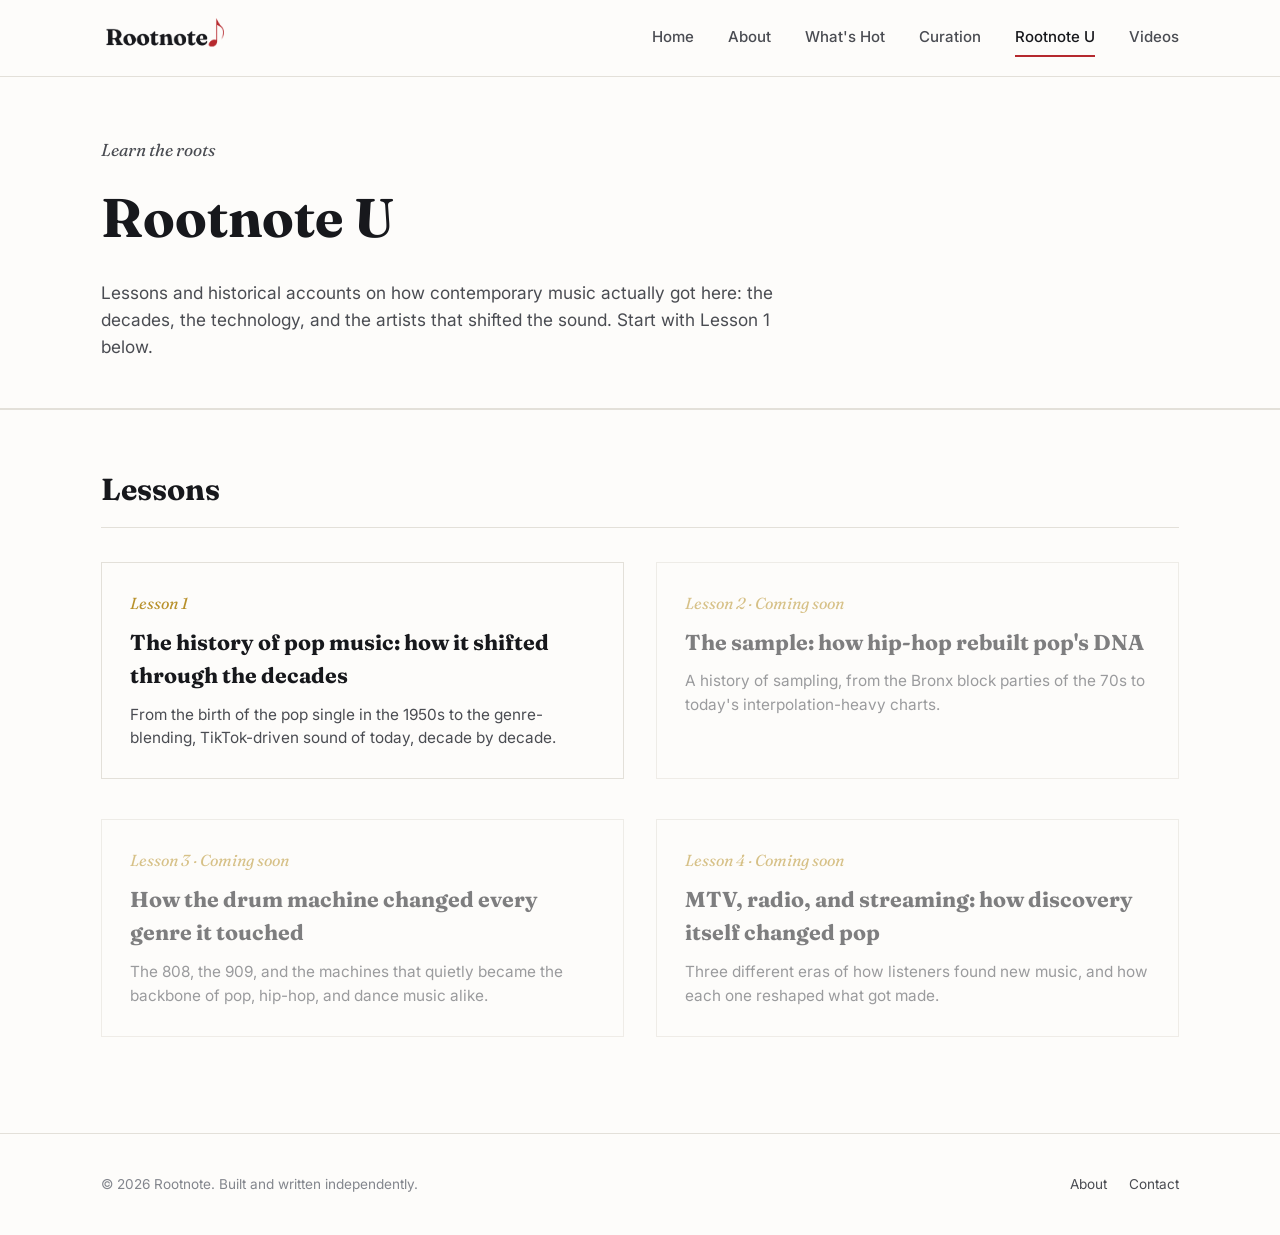
<file: rootnote-u.html>
<!DOCTYPE html>
<html lang="en">
<head>
<meta charset="UTF-8">
<meta name="viewport" content="width=device-width, initial-scale=1.0">
<title>Rootnote U — Rootnote</title>
<meta name="description" content="Rootnote U: lessons and historical accounts on the roots of contemporary music.">
<link rel="stylesheet" href="css/style.css">
</head>
<body>

<header class="site-header">
  <div class="wrap">
    <a href="index.html" class="wordmark"><img src="images/rootnote-logo.png" alt="Rootnote" class="logo-img"></a>
    <nav class="main-nav" id="main-nav">
      <a href="index.html">Home</a>
      <a href="about.html">About</a>
      <a href="articles.html">What's Hot</a>
      <a href="playlists.html">Curation</a>
      <a href="rootnote-u.html" aria-current="page">Rootnote U</a>
      <a href="videos.html">Videos</a>
    </nav>
    <button class="nav-toggle" aria-label="Toggle menu" aria-expanded="false">
      <svg width="24" height="24" viewBox="0 0 24 24" fill="none" stroke="currentColor" stroke-width="2"><path d="M3 6h18M3 12h18M3 18h18"/></svg>
    </button>
  </div>
</header>

<section class="about-hero" style="padding-bottom:30px;">
  <div class="wrap">
    <p class="hero-kicker" style="margin-bottom:12px;">Learn the roots</p>
    <h1 style="max-width:22ch;">Rootnote U</h1>
    <p>Lessons and historical accounts on how contemporary music actually got here: the decades, the technology, and the artists that shifted the sound. Start with Lesson 1 below.</p>
  </div>
</section>

<section>
  <div class="wrap">
    <div class="section-head"><h2>Lessons</h2></div>
    <div class="article-grid two-col">

      <a href="lesson-history-of-pop.html" class="lesson-card">
        <p class="lesson-num">Lesson 1</p>
        <h3>The history of pop music: how it shifted through the decades</h3>
        <p>From the birth of the pop single in the 1950s to the genre-blending, TikTok-driven sound of today, decade by decade.</p>
      </a>

      <div class="lesson-card upcoming">
        <p class="lesson-num">Lesson 2 &middot; Coming soon</p>
        <h3>The sample: how hip-hop rebuilt pop's DNA</h3>
        <p>A history of sampling, from the Bronx block parties of the 70s to today's interpolation-heavy charts.</p>
      </div>

      <div class="lesson-card upcoming">
        <p class="lesson-num">Lesson 3 &middot; Coming soon</p>
        <h3>How the drum machine changed every genre it touched</h3>
        <p>The 808, the 909, and the machines that quietly became the backbone of pop, hip-hop, and dance music alike.</p>
      </div>

      <div class="lesson-card upcoming">
        <p class="lesson-num">Lesson 4 &middot; Coming soon</p>
        <h3>MTV, radio, and streaming: how discovery itself changed pop</h3>
        <p>Three different eras of how listeners found new music, and how each one reshaped what got made.</p>
      </div>

    </div>
  </div>
</section>

<footer class="site-footer">
  <div class="wrap">
    <p>&copy; 2026 Rootnote. Built and written independently.</p>
    <div class="footer-links">
      <a href="about.html">About</a>
      <a href="about.html#contact">Contact</a>
    </div>
  </div>
</footer>

<script src="js/main.js"></script>
</body>
</html>
</file>
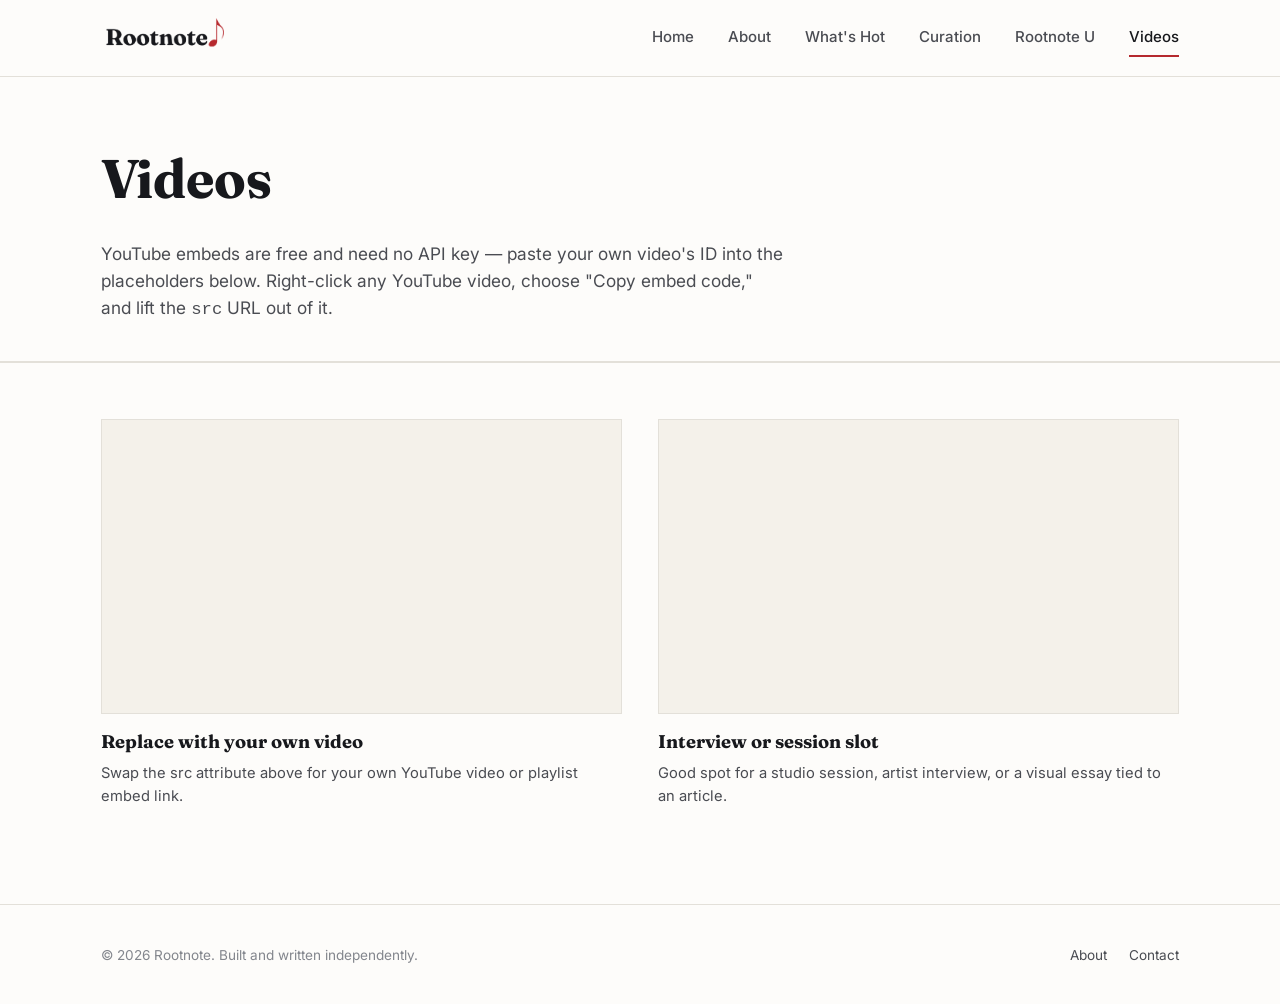
<file: videos.html>
<!DOCTYPE html>
<html lang="en">
<head>
<meta charset="UTF-8">
<meta name="viewport" content="width=device-width, initial-scale=1.0">
<title>Videos — Rootnote</title>
<meta name="description" content="Video coverage, interviews, and visual essays from Rootnote.">
<link rel="stylesheet" href="css/style.css">
</head>
<body>

<header class="site-header">
  <div class="wrap">
    <a href="index.html" class="wordmark"><img src="images/rootnote-logo.png" alt="Rootnote" class="logo-img"></a>
    <nav class="main-nav" id="main-nav">
      <a href="index.html">Home</a>
      <a href="about.html">About</a>
      <a href="articles.html">What's Hot</a>
      <a href="playlists.html">Curation</a>
      <a href="rootnote-u.html">Rootnote U</a>
      <a href="videos.html" aria-current="page">Videos</a>
    </nav>
    <button class="nav-toggle" aria-label="Toggle menu" aria-expanded="false">
      <svg width="24" height="24" viewBox="0 0 24 24" fill="none" stroke="currentColor" stroke-width="2"><path d="M3 6h18M3 12h18M3 18h18"/></svg>
    </button>
  </div>
</header>

<section class="about-hero" style="padding-bottom:20px;">
  <div class="wrap">
    <h1 style="max-width:20ch;">Videos</h1>
    <p>YouTube embeds are free and need no API key — paste your own video's ID into the placeholders below. Right-click any YouTube video, choose "Copy embed code," and lift the <code>src</code> URL out of it.</p>
  </div>
</section>

<section>
  <div class="wrap">
    <div class="video-grid">

      <div class="video-card">
        <div class="video-frame">
          <iframe src="https://www.youtube.com/embed/videoseries?list=PLFgquLnL59alCl_2TQvOiD5Vgm1hCaGSI" title="Video placeholder" allowfullscreen></iframe>
        </div>
        <h3>Replace with your own video</h3>
        <p>Swap the src attribute above for your own YouTube video or playlist embed link.</p>
      </div>

      <div class="video-card">
        <div class="video-frame">
          <iframe src="https://www.youtube.com/embed/videoseries?list=PLFgquLnL59alCl_2TQvOiD5Vgm1hCaGSI" title="Video placeholder" allowfullscreen></iframe>
        </div>
        <h3>Interview or session slot</h3>
        <p>Good spot for a studio session, artist interview, or a visual essay tied to an article.</p>
      </div>

    </div>
  </div>
</section>

<footer class="site-footer">
  <div class="wrap">
    <p>&copy; 2026 Rootnote. Built and written independently.</p>
    <div class="footer-links">
      <a href="about.html">About</a>
      <a href="about.html#contact">Contact</a>
    </div>
  </div>
</footer>

<script src="js/main.js"></script>
</body>
</html>
</file>
<file: css/style.css>
/* ===========================================================
   THE A-SIDE — design tokens
   Paper editorial look: white ground, near-black ink,
   a vinyl-label red for emphasis, a muted brass gold for
   secondary accents. Serif display / grotesque sans body.
=========================================================== */

@import url('https://fonts.googleapis.com/css2?family=Fraunces:opsz,wght@9..144,400;9..144,500;9..144,600;9..144,700&family=Inter:wght@400;500;600;700&display=swap');

:root {
  --paper: #FDFCFA;
  --ink: #17181C;
  --ink-soft: #4A4C52;
  --ink-faint: #83868D;
  --line: #E3E0D9;
  --red: #B5292E;
  --gold: #B8912B;
  --paper-shade: #F4F1EA;

  --serif: 'Fraunces', Georgia, serif;
  --sans: 'Inter', -apple-system, BlinkMacSystemFont, 'Segoe UI', sans-serif;

  --max-width: 1180px;
  --gutter: clamp(20px, 4vw, 56px);
}

* { box-sizing: border-box; }
html { scroll-behavior: smooth; }

body {
  margin: 0;
  background: var(--paper);
  color: var(--ink);
  font-family: var(--sans);
  font-size: 16px;
  line-height: 1.55;
  -webkit-font-smoothing: antialiased;
}

img { max-width: 100%; display: block; }

a {
  color: inherit;
  text-decoration: none;
}

.wrap {
  max-width: var(--max-width);
  margin: 0 auto;
  padding: 0 var(--gutter);
}

/* Focus visibility */
a:focus-visible,
button:focus-visible,
input:focus-visible {
  outline: 2px solid var(--red);
  outline-offset: 3px;
}

@media (prefers-reduced-motion: reduce) {
  html { scroll-behavior: auto; }
  * { animation: none !important; transition: none !important; }
}

/* ---------- Header / nav ---------- */

.site-header {
  border-bottom: 1px solid var(--line);
  position: sticky;
  top: 0;
  background: rgba(253, 252, 250, 0.94);
  backdrop-filter: saturate(140%) blur(6px);
  z-index: 40;
}

.site-header .wrap {
  display: flex;
  align-items: center;
  justify-content: space-between;
  height: 76px;
}

.wordmark {
  font-family: var(--serif);
  font-weight: 700;
  font-size: 1.55rem;
  letter-spacing: -0.01em;
  display: flex;
  align-items: baseline;
  gap: 2px;
}

.wordmark .dot { color: var(--red); }

.wordmark {
  height: 40px;
}

.logo-img {
  height: 40px;
  width: auto;
  display: block;
}

@media (max-width: 480px) {
  .logo-img { height: 32px; }
}

.main-nav {
  display: flex;
  align-items: center;
  gap: 34px;
}

.main-nav a {
  font-size: 0.94rem;
  font-weight: 500;
  color: var(--ink-soft);
  padding: 6px 0;
  border-bottom: 2px solid transparent;
}

.main-nav a:hover,
.main-nav a[aria-current="page"] {
  color: var(--ink);
  border-bottom-color: var(--red);
}

.nav-toggle {
  display: none;
  background: none;
  border: none;
  cursor: pointer;
  padding: 8px;
}

.nav-toggle svg { display: block; }

@media (max-width: 780px) {
  .main-nav {
    position: fixed;
    top: 76px;
    left: 0;
    right: 0;
    background: var(--paper);
    border-bottom: 1px solid var(--line);
    flex-direction: column;
    align-items: flex-start;
    gap: 0;
    padding: 8px var(--gutter) 20px;
    transform: translateY(-8px);
    opacity: 0;
    pointer-events: none;
    transition: opacity 0.18s ease, transform 0.18s ease;
  }
  .main-nav.open {
    opacity: 1;
    pointer-events: auto;
    transform: translateY(0);
  }
  .main-nav a {
    width: 100%;
    padding: 12px 0;
    border-bottom: 1px solid var(--line);
  }
  .nav-toggle { display: block; }
}

/* ---------- Hero ---------- */

.hero {
  padding: 64px 0 56px;
  border-bottom: 1px solid var(--line);
}

.hero .wrap {
  display: grid;
  grid-template-columns: 1.15fr 0.85fr;
  gap: var(--gutter);
  align-items: end;
}

.hero-kicker {
  font-family: var(--serif);
  font-style: italic;
  font-size: 1.05rem;
  color: var(--red);
  margin: 0 0 14px;
}

.hero h1 {
  font-family: var(--serif);
  font-size: clamp(2.4rem, 4.6vw, 4rem);
  line-height: 1.04;
  font-weight: 600;
  margin: 0 0 20px;
  max-width: 14ch;
}

.hero p {
  font-size: 1.08rem;
  color: var(--ink-soft);
  max-width: 46ch;
  margin: 0 0 26px;
}

.hero-meta {
  border-left: 3px solid var(--ink);
  padding-left: 22px;
}

.hero-meta h2 {
  font-family: var(--serif);
  font-size: 1.3rem;
  margin: 0 0 8px;
}

.hero-meta p {
  color: var(--ink-soft);
  font-size: 0.98rem;
  margin: 0;
}

/* ---------- Buttons ---------- */

.btn {
  display: inline-flex;
  align-items: center;
  gap: 8px;
  font-family: var(--sans);
  font-weight: 600;
  font-size: 0.95rem;
  padding: 12px 22px;
  border: 1.5px solid var(--ink);
  color: var(--ink);
  background: transparent;
  cursor: pointer;
}

.btn:hover { background: var(--ink); color: var(--paper); }

.btn-solid {
  background: var(--ink);
  color: var(--paper);
}

.btn-solid:hover {
  background: var(--red);
  border-color: var(--red);
  color: var(--paper);
}

/* ---------- Section headings ---------- */

.section-head {
  display: flex;
  align-items: baseline;
  justify-content: space-between;
  border-bottom: 1px solid var(--line);
  padding-bottom: 14px;
  margin-bottom: 34px;
}

.section-head h2 {
  font-family: var(--serif);
  font-size: 1.9rem;
  margin: 0;
}

.section-head a {
  font-size: 0.92rem;
  font-weight: 600;
  color: var(--red);
  white-space: nowrap;
}

section { padding: 56px 0; }
section + section { border-top: 1px solid var(--line); }

/* ---------- Article grid / cards ---------- */

.article-grid {
  display: grid;
  grid-template-columns: repeat(3, 1fr);
  gap: 40px 32px;
}

.article-grid.two-col { grid-template-columns: repeat(2, 1fr); }

@media (max-width: 900px) {
  .article-grid { grid-template-columns: repeat(2, 1fr); }
}
@media (max-width: 620px) {
  .article-grid, .article-grid.two-col { grid-template-columns: 1fr; }
}

.card { display: flex; flex-direction: column; }

.card-img {
  width: 100%;
  aspect-ratio: 4 / 3;
  object-fit: cover;
  margin-bottom: 16px;
  background: var(--paper-shade);
}

.hero-banner {
  width: 100%;
  aspect-ratio: 21 / 9;
  object-fit: cover;
  display: block;
  border-bottom: 1px solid var(--line);
}

.article-header-img {
  width: 100%;
  aspect-ratio: 16 / 7;
  object-fit: cover;
  margin: 8px 0 0;
}

.inline-photo {
  width: 100%;
  aspect-ratio: 16 / 9;
  object-fit: cover;
  margin: 28px 0;
}

.inline-photo + p.caption,
.photo-caption {
  font-size: 0.82rem;
  color: var(--ink-faint);
  margin: -22px 0 30px;
}

.card-tag {
  font-size: 0.78rem;
  font-weight: 600;
  color: var(--red);
  margin-bottom: 10px;
}

.card h3 {
  font-family: var(--serif);
  font-size: 1.32rem;
  line-height: 1.22;
  margin: 0 0 10px;
}

.card p {
  color: var(--ink-soft);
  font-size: 0.96rem;
  margin: 0 0 14px;
}

.card .byline {
  font-size: 0.82rem;
  color: var(--ink-faint);
  margin-top: auto;
}

.card a.card-title-link:hover { color: var(--red); }

/* ---------- Playlists ---------- */

.playlist-block {
  display: grid;
  grid-template-columns: 0.9fr 1.1fr;
  gap: 36px;
  align-items: start;
  padding: 40px 0;
}

.playlist-block + .playlist-block { border-top: 1px solid var(--line); }

.playlist-block h3 {
  font-family: var(--serif);
  font-size: 1.6rem;
  margin: 0 0 10px;
}

.playlist-source {
  display: inline-block;
  font-size: 0.76rem;
  font-weight: 600;
  color: var(--gold);
  border: 1px solid var(--gold);
  padding: 3px 10px;
  margin-bottom: 14px;
}

.playlist-block p { color: var(--ink-soft); }

.embed-wrap { width: 100%; }
.embed-wrap iframe { width: 100%; border: none; }

@media (max-width: 780px) {
  .playlist-block { grid-template-columns: 1fr; }
}

/* ---------- Videos ---------- */

.video-grid {
  display: grid;
  grid-template-columns: repeat(2, 1fr);
  gap: 36px;
}

@media (max-width: 780px) {
  .video-grid { grid-template-columns: 1fr; }
}

.video-frame {
  position: relative;
  width: 100%;
  padding-top: 56.25%;
  background: var(--paper-shade);
  border: 1px solid var(--line);
}

.video-frame iframe {
  position: absolute;
  inset: 0;
  width: 100%;
  height: 100%;
  border: none;
}

.video-card h3 {
  font-family: var(--serif);
  font-size: 1.15rem;
  margin: 14px 0 6px;
}

.video-card p { color: var(--ink-soft); font-size: 0.92rem; margin: 0; }

/* ---------- Article page ---------- */

.article-header { padding: 56px 0 36px; border-bottom: 1px solid var(--line); }
.article-header .kicker {
  font-size: 0.8rem;
  font-weight: 700;
  color: var(--red);
  margin-bottom: 14px;
}
.article-header h1 {
  font-family: var(--serif);
  font-size: clamp(2rem, 4.4vw, 3.1rem);
  line-height: 1.08;
  margin: 0 0 18px;
  max-width: 20ch;
}
.article-header .dek {
  font-size: 1.12rem;
  color: var(--ink-soft);
  max-width: 60ch;
  margin: 0 0 22px;
}
.article-header .byline {
  font-size: 0.9rem;
  color: var(--ink-faint);
  border-top: 1px solid var(--line);
  padding-top: 16px;
}

.article-body {
  max-width: 68ch;
  margin: 0 auto;
  padding: 48px var(--gutter);
  font-size: 1.08rem;
}

.article-body p { margin: 0 0 22px; }

.article-body h2 {
  font-family: var(--serif);
  font-size: 1.6rem;
  margin: 44px 0 18px;
}

.article-body blockquote {
  font-family: var(--serif);
  font-style: italic;
  font-size: 1.3rem;
  line-height: 1.4;
  border-left: 3px solid var(--red);
  padding-left: 22px;
  margin: 34px 0;
  color: var(--ink);
}

/* ---------- Rootnote U ---------- */

.lesson-card {
  border: 1px solid var(--line);
  padding: 28px;
  display: flex;
  flex-direction: column;
  gap: 10px;
}

.lesson-card .lesson-num {
  font-family: var(--serif);
  font-style: italic;
  color: var(--gold);
  font-size: 1rem;
}

.lesson-card h3 {
  font-family: var(--serif);
  font-size: 1.35rem;
  margin: 0;
}

.lesson-card p { color: var(--ink-soft); font-size: 0.96rem; margin: 0; }

.lesson-card.upcoming { opacity: 0.55; }

/* ---------- Curation page ---------- */

.curation-intro {
  max-width: 68ch;
  font-size: 1.08rem;
  color: var(--ink-soft);
}

.moodboard-playlist {
  display: grid;
  grid-template-columns: 340px 1fr;
  gap: 40px;
  align-items: start;
  padding: 44px 0;
}

.moodboard-playlist + .moodboard-playlist {
  border-top: 1px solid var(--line);
}

.moodboard-img {
  width: 100%;
  aspect-ratio: 1 / 1;
  object-fit: cover;
  border: 1px solid var(--line);
}

.moodboard-playlist h3 {
  font-family: var(--serif);
  font-size: 1.9rem;
  margin: 0 0 4px;
  text-transform: lowercase;
}

.moodboard-tag {
  font-size: 0.78rem;
  font-weight: 600;
  color: var(--red);
  margin-bottom: 14px;
  display: block;
}

.moodboard-playlist p.desc {
  color: var(--ink-soft);
  font-size: 1rem;
  margin: 0 0 22px;
  max-width: 60ch;
}

.platform-embeds {
  display: grid;
  grid-template-columns: 1fr 1fr;
  gap: 24px;
}

.platform-embeds .embed-slot h4 {
  font-family: var(--sans);
  font-size: 0.8rem;
  font-weight: 700;
  text-transform: uppercase;
  letter-spacing: 0.04em;
  color: var(--ink-faint);
  margin: 0 0 10px;
}

.embed-slot.pending {
  border: 1px dashed var(--line);
  padding: 20px;
  color: var(--ink-faint);
  font-size: 0.88rem;
  height: 352px;
  display: flex;
  align-items: center;
  justify-content: center;
  text-align: center;
}

@media (max-width: 780px) {
  .moodboard-playlist { grid-template-columns: 1fr; }
  .platform-embeds { grid-template-columns: 1fr; }
}

.decade-nav {
  display: flex;
  flex-wrap: wrap;
  gap: 10px;
  padding: 20px 0 8px;
  margin-bottom: 10px;
  border-bottom: 1px solid var(--line);
}

.decade-nav a {
  font-size: 0.86rem;
  font-weight: 600;
  padding: 7px 14px;
  border: 1px solid var(--line);
  color: var(--ink-soft);
}

.decade-nav a:hover {
  border-color: var(--red);
  color: var(--red);
}

.article-body .decade-year {
  font-family: var(--serif);
  font-style: italic;
  color: var(--red);
  font-size: 1.05rem;
  margin: 0 0 4px;
}

/* ---------- About page ---------- */

.about-hero {
  padding: 60px 0;
  border-bottom: 1px solid var(--line);
}
.about-hero h1 {
  font-family: var(--serif);
  font-size: clamp(2.2rem, 4.5vw, 3.4rem);
  margin: 0 0 20px;
  max-width: 16ch;
}
.about-hero p {
  max-width: 62ch;
  font-size: 1.08rem;
  color: var(--ink-soft);
}

.contact-form {
  max-width: 520px;
  display: flex;
  flex-direction: column;
  gap: 16px;
}
.contact-form label {
  font-size: 0.85rem;
  font-weight: 600;
  margin-bottom: 6px;
  display: block;
}
.contact-form input,
.contact-form textarea {
  width: 100%;
  font-family: var(--sans);
  font-size: 1rem;
  padding: 12px 14px;
  border: 1.5px solid var(--line);
  background: var(--paper);
  color: var(--ink);
}
.contact-form input:focus,
.contact-form textarea:focus { border-color: var(--ink); outline: none; }

/* ---------- Footer ---------- */

.site-footer {
  border-top: 1px solid var(--line);
  padding: 40px 0;
  margin-top: 40px;
}
.site-footer .wrap {
  display: flex;
  align-items: center;
  justify-content: space-between;
  flex-wrap: wrap;
  gap: 16px;
}
.site-footer p {
  font-size: 0.85rem;
  color: var(--ink-faint);
  margin: 0;
}
.footer-links { display: flex; gap: 22px; }
.footer-links a { font-size: 0.85rem; color: var(--ink-soft); }
.footer-links a:hover { color: var(--red); }
</file>
